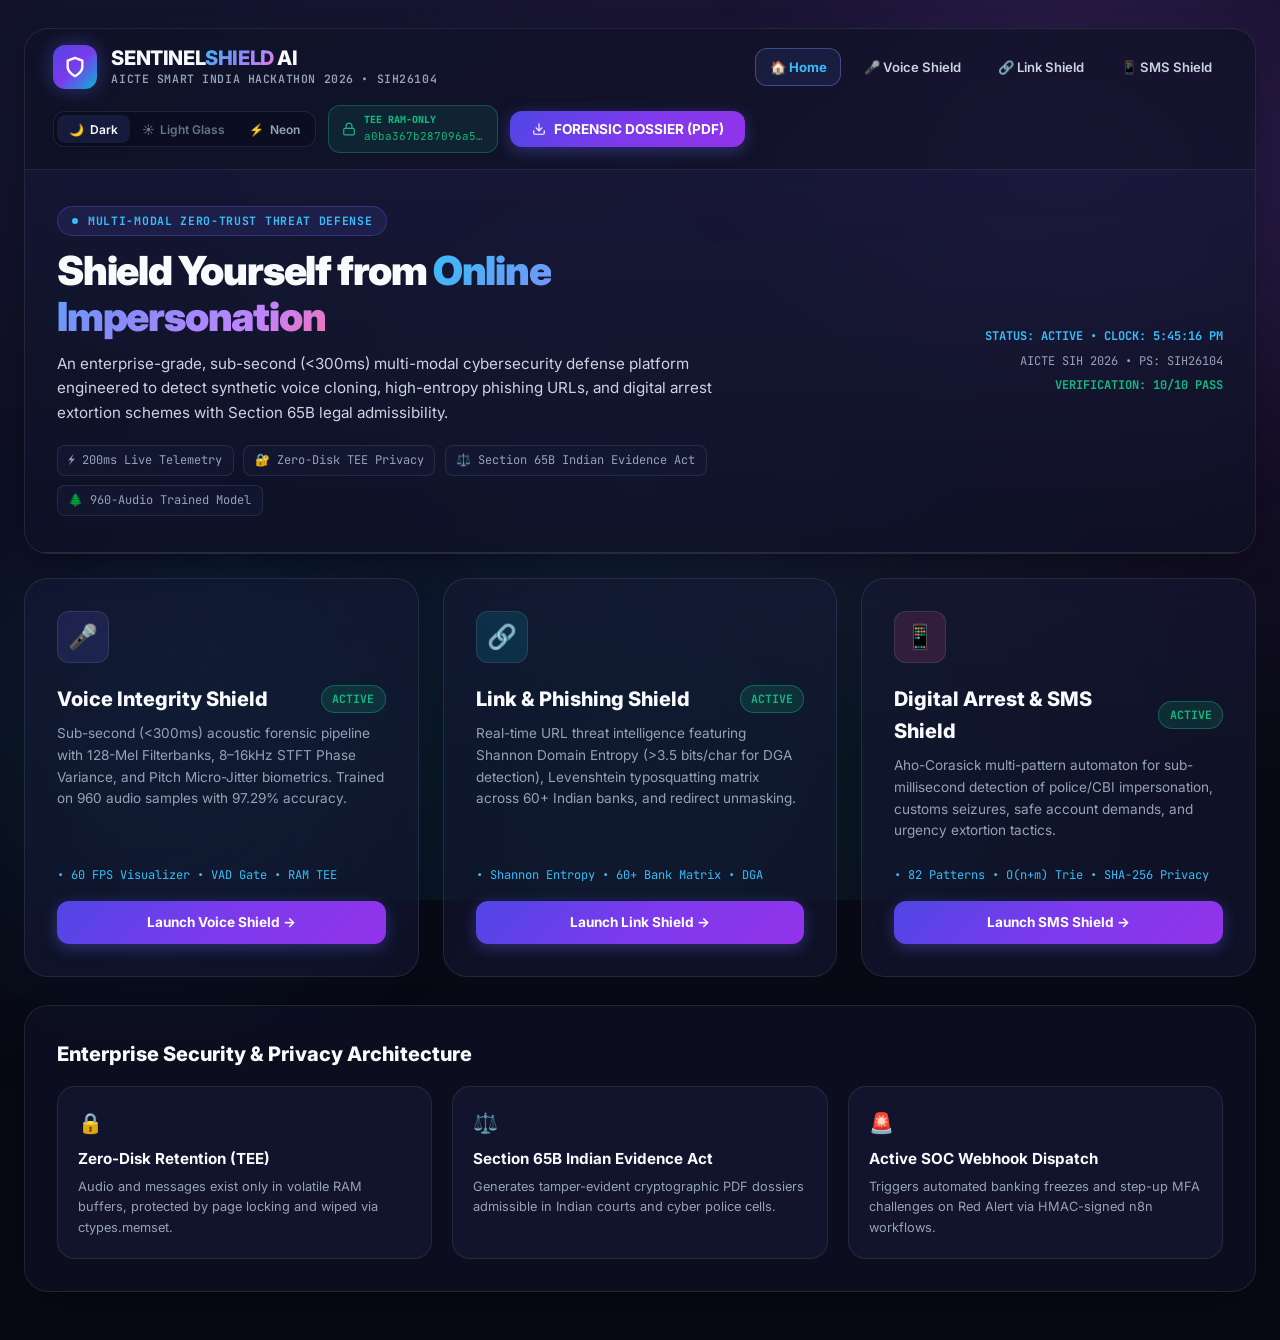
<file: frontend/index.html>
<!DOCTYPE html>
<html lang="en" data-theme="dark">
<head>
  <meta charset="UTF-8" />
  <meta name="viewport" content="width=device-width, initial-scale=1.0" />
  <title>SentinelShield AI — Multi-Modal Cyber Security Defense Platform</title>
  <meta name="description" content="Sub-Second Voice Deepfake, Phishing & Digital Arrest Defense Platform (SIH26104)" />
  
  <!-- Fonts -->
  <link rel="preconnect" href="https://fonts.googleapis.com" />
  <link rel="preconnect" href="https://fonts.gstatic.com" crossorigin />
  <link href="https://fonts.googleapis.com/css2?family=Inter:wght@400;500;600;700;800;900&family=JetBrains+Mono:wght@400;600;700;800&display=swap" rel="stylesheet" />
  
  <!-- PWA WebAPK Meta Tags -->
  <link rel="manifest" href="./manifest.json" />
  <meta name="theme-color" content="#080914" />
  <link rel="apple-touch-icon" href="./img/icon-192.png" />

  <!-- Service Worker Registration for PWABuilder -->
  <script>
    if ('serviceWorker' in navigator) {
      window.addEventListener('load', () => {
        navigator.serviceWorker.register('./sw.js', { scope: './' })
          .then((reg) => {
            reg.update();
            console.log('[SentinelShield] SW Registered & Updated! Scope:', reg.scope);
          })
          .catch((err) => console.log('[SentinelShield] SW Registration note:', err));
      });
    }
  </script>

  <!-- CSS -->
  <link rel="stylesheet" href="./css/style.css" />
</head>
<body>

  <!-- Ambient Lighting Spheres -->
  <div class="ambient-sphere sphere-1"></div>
  <div class="ambient-sphere sphere-2"></div>

  <div class="app-container">

    <!-- Top Cyber Operations Header & Global Navbar -->
    <header class="glass-panel" style="margin-bottom: 1.5rem;">
      <div class="header-top-bar">
        
        <!-- Brand & SIH Identity -->
        <a href="./index.html" style="text-decoration: none;" class="brand-section">
          <div class="brand-logo-badge">
            <svg width="22" height="22" viewBox="0 0 24 24" fill="none" stroke="currentColor" stroke-width="2.5" stroke-linecap="round" stroke-linejoin="round">
              <path d="M12 22s8-4 8-10V5l-8-3-8 3v7c0 6 8 10 8 10z"></path>
            </svg>
          </div>
          <div>
            <h1 class="brand-title">SENTINEL<span>SHIELD</span> AI</h1>
            <p class="brand-subtitle">AICTE SMART INDIA HACKATHON 2026 • SIH26104</p>
          </div>
        </a>

        <!-- Multi-Page Navigation Links -->
        <nav class="main-nav-links">
          <a href="./index.html" class="nav-link active">🏠 Home</a>
          <a href="./voice-shield.html" class="nav-link">🎤 Voice Shield</a>
          <a href="./link-shield.html" class="nav-link">🔗 Link Shield</a>
          <a href="./sms-shield.html" class="nav-link">📱 SMS Shield</a>
        </nav>

        <!-- Telemetry HUD & Actions -->
        <div class="header-actions">
          <!-- Install PWA App Button (shown on mobile) -->
          <button id="btnInstallApp" class="btn-primary" style="display: none; background: linear-gradient(135deg, #10b981 0%, #059669 100%);">
            <span>📱 Install App</span>
          </button>
          <!-- Theme Switcher -->
          <div class="theme-switch-group">
            <button class="theme-btn active" data-theme="dark" onclick="window.SentinelApp.applyTheme('dark')">
              🌙 <span>Dark</span>
            </button>
            <button class="theme-btn" data-theme="light" onclick="window.SentinelApp.applyTheme('light')">
              ☀️ <span>Light Glass</span>
            </button>
            <button class="theme-btn" data-theme="neon" onclick="window.SentinelApp.applyTheme('neon')">
              ⚡ <span>Neon</span>
            </button>
          </div>

          <!-- TEE RAM-Only Lock Badge -->
          <div class="hud-pill" style="border-color: rgba(16, 185, 129, 0.35); background: rgba(16, 185, 129, 0.1);">
            <svg width="14" height="14" viewBox="0 0 24 24" fill="none" stroke="#10b981" stroke-width="2" stroke-linecap="round" stroke-linejoin="round">
              <rect x="3" y="11" width="18" height="11" rx="2" ry="2"></rect>
              <path d="M7 11V7a5 5 0 0 1 10 0v4"></path>
            </svg>
            <div>
              <div style="font-size: 0.62rem; color: #10b981; font-weight: 800;">TEE RAM-ONLY</div>
              <div id="hudAttestationHash" style="font-size: 0.68rem; color: #10b981;">e4fff719...</div>
            </div>
          </div>

          <!-- 1-Click Forensic PDF Trigger -->
          <button id="btnOpenPdfModal" class="btn-primary">
            <svg width="14" height="14" viewBox="0 0 24 24" fill="none" stroke="currentColor" stroke-width="2" stroke-linecap="round" stroke-linejoin="round">
              <path d="M21 15v4a2 2 0 0 1-2 2H5a2 2 0 0 1-2-2v-4"></path>
              <polyline points="7 10 12 15 17 10"></polyline>
              <line x1="12" y1="15" x2="12" y2="3"></line>
            </svg>
            <span>FORENSIC DOSSIER (PDF)</span>
          </button>
        </div>

      </div>

      <!-- Hero Showcase Section (Corporate Cybersecurity SaaS Aesthetic) -->
      <div class="hero-banner">
        <div class="hero-text-col">
          <div class="hero-badge">
            <span style="display:inline-block; width:6px; height:6px; border-radius:50%; background:var(--accent-cyan); margin-right:4px;"></span>
            MULTI-MODAL ZERO-TRUST THREAT DEFENSE
          </div>
          <h2 class="hero-heading">
            Shield Yourself from <span class="hero-heading-gradient">Online Impersonation</span>
          </h2>
          <p class="hero-desc">
            An enterprise-grade, sub-second (<300ms) multi-modal cybersecurity defense platform engineered to detect synthetic voice cloning, high-entropy phishing URLs, and digital arrest extortion schemes with Section 65B legal admissibility.
          </p>
          <div class="hero-feature-tags">
            <span class="feature-tag">⚡ 200ms Live Telemetry</span>
            <span class="feature-tag">🔐 Zero-Disk TEE Privacy</span>
            <span class="feature-tag">⚖️ Section 65B Indian Evidence Act</span>
            <span class="feature-tag">🌲 960-Audio Trained Model</span>
          </div>
        </div>

        <div style="font-family: var(--font-mono); font-size: 0.75rem; color: var(--text-muted); text-align: right;">
          <div id="hudClockText" style="color: var(--accent-cyan); font-weight: 700;">STATUS: ACTIVE • 00:00:00</div>
          <div style="margin-top: 0.35rem;">AICTE SIH 2026 • PS: SIH26104</div>
          <div style="margin-top: 0.35rem; color: var(--accent-emerald); font-weight: 700;">VERIFICATION: 10/10 PASS</div>
        </div>
      </div>
    </header>

    <!-- ====================================================================
         Multi-Page Feature Modules Showcase Grid
         ==================================================================== -->
    <div class="modules-grid">
      
      <!-- Module 1: Voice Shield -->
      <div class="module-showcase-card">
        <div>
          <div class="module-icon-circle" style="background: rgba(99, 102, 241, 0.15); color: var(--accent-cyan);">
            🎤
          </div>
          <div style="display: flex; justify-content: space-between; align-items: center; margin-bottom: 0.5rem;">
            <h3 style="font-size: 1.25rem; font-weight: 800; color: var(--text-main);">Voice Integrity Shield</h3>
            <span class="badge badge-safe">ACTIVE</span>
          </div>
          <p style="font-size: 0.85rem; color: var(--text-muted); line-height: 1.6; margin-bottom: 1.5rem;">
            Sub-second (<300ms) acoustic forensic pipeline with 128-Mel Filterbanks, 8–16kHz STFT Phase Variance, and Pitch Micro-Jitter biometrics. Trained on 960 audio samples with 97.29% accuracy.
          </p>
        </div>
        <div>
          <div style="font-family: var(--font-mono); font-size: 0.75rem; color: var(--accent-cyan); margin-bottom: 1rem;">
            • 60 FPS Visualizer • VAD Gate • RAM TEE
          </div>
          <a href="./voice-shield.html" class="btn-primary" style="width: 100%; justify-content: center; text-decoration: none;">
            <span>Launch Voice Shield →</span>
          </a>
        </div>
      </div>

      <!-- Module 2: Link Shield -->
      <div class="module-showcase-card">
        <div>
          <div class="module-icon-circle" style="background: rgba(6, 182, 212, 0.15); color: var(--accent-cyan);">
            🔗
          </div>
          <div style="display: flex; justify-content: space-between; align-items: center; margin-bottom: 0.5rem;">
            <h3 style="font-size: 1.25rem; font-weight: 800; color: var(--text-main);">Link & Phishing Shield</h3>
            <span class="badge badge-safe">ACTIVE</span>
          </div>
          <p style="font-size: 0.85rem; color: var(--text-muted); line-height: 1.6; margin-bottom: 1.5rem;">
            Real-time URL threat intelligence featuring Shannon Domain Entropy (>3.5 bits/char for DGA detection), Levenshtein typosquatting matrix across 60+ Indian banks, and redirect unmasking.
          </p>
        </div>
        <div>
          <div style="font-family: var(--font-mono); font-size: 0.75rem; color: var(--accent-cyan); margin-bottom: 1rem;">
            • Shannon Entropy • 60+ Bank Matrix • DGA
          </div>
          <a href="./link-shield.html" class="btn-primary" style="width: 100%; justify-content: center; text-decoration: none;">
            <span>Launch Link Shield →</span>
          </a>
        </div>
      </div>

      <!-- Module 3: SMS Shield -->
      <div class="module-showcase-card">
        <div>
          <div class="module-icon-circle" style="background: rgba(236, 72, 153, 0.15); color: var(--accent-pink);">
            📱
          </div>
          <div style="display: flex; justify-content: space-between; align-items: center; margin-bottom: 0.5rem;">
            <h3 style="font-size: 1.25rem; font-weight: 800; color: var(--text-main);">Digital Arrest & SMS Shield</h3>
            <span class="badge badge-safe">ACTIVE</span>
          </div>
          <p style="font-size: 0.85rem; color: var(--text-muted); line-height: 1.6; margin-bottom: 1.5rem;">
            Aho-Corasick multi-pattern automaton for sub-millisecond detection of police/CBI impersonation, customs seizures, safe account demands, and urgency extortion tactics.
          </p>
        </div>
        <div>
          <div style="font-family: var(--font-mono); font-size: 0.75rem; color: var(--accent-cyan); margin-bottom: 1rem;">
            • 82 Patterns • O(n+m) Trie • SHA-256 Privacy
          </div>
          <a href="./sms-shield.html" class="btn-primary" style="width: 100%; justify-content: center; text-decoration: none;">
            <span>Launch SMS Shield →</span>
          </a>
        </div>
      </div>

    </div>

    <!-- ====================================================================
         Platform Trust & Architecture Pillars
         ==================================================================== -->
    <div class="glass-panel" style="margin-top: 1.75rem; padding: 2rem;">
      <h3 style="font-size: 1.25rem; font-weight: 800; color: var(--text-main); margin-bottom: 1rem;">
        Enterprise Security & Privacy Architecture
      </h3>
      <div style="display: grid; grid-template-columns: repeat(auto-fit, minmax(280px, 1fr)); gap: 1.25rem;">
        <div class="glass-card">
          <div style="font-size: 1.25rem; margin-bottom: 0.5rem;">🔒</div>
          <h4 style="font-size: 0.95rem; font-weight: 700; margin-bottom: 0.35rem; color: var(--text-main);">Zero-Disk Retention (TEE)</h4>
          <p style="font-size: 0.8rem; color: var(--text-muted);">Audio and messages exist only in volatile RAM buffers, protected by page locking and wiped via ctypes.memset.</p>
        </div>
        <div class="glass-card">
          <div style="font-size: 1.25rem; margin-bottom: 0.5rem;">⚖️</div>
          <h4 style="font-size: 0.95rem; font-weight: 700; margin-bottom: 0.35rem; color: var(--text-main);">Section 65B Indian Evidence Act</h4>
          <p style="font-size: 0.8rem; color: var(--text-muted);">Generates tamper-evident cryptographic PDF dossiers admissible in Indian courts and cyber police cells.</p>
        </div>
        <div class="glass-card">
          <div style="font-size: 1.25rem; margin-bottom: 0.5rem;">🚨</div>
          <h4 style="font-size: 0.95rem; font-weight: 700; margin-bottom: 0.35rem; color: var(--text-main);">Active SOC Webhook Dispatch</h4>
          <p style="font-size: 0.8rem; color: var(--text-muted);">Triggers automated banking freezes and step-up MFA challenges on Red Alert via HMAC-signed n8n workflows.</p>
        </div>
      </div>
    </div>

  </div>

  <!-- ====================================================================
       Forensic Evidence PDF Modal (Section 65B Admissibility)
       ==================================================================== -->
  <div id="pdfModalBackdrop" class="modal-backdrop">
    <div class="glass-panel modal-card">
      <div style="display: flex; justify-content: space-between; align-items: center; margin-bottom: 1.25rem;">
        <h3 style="font-size: 1.15rem; font-weight: 800; color: var(--text-main);">
          📄 Section 65B Forensic Evidence Dossier
        </h3>
        <button id="btnClosePdfModal" style="background: transparent; border: none; font-size: 1.25rem; color: var(--text-muted); cursor: pointer;">
          ✕
        </button>
      </div>

      <p style="font-size: 0.82rem; color: var(--text-muted); margin-bottom: 1.25rem;">
        Compiles an in-memory, tamper-evident cryptographic evidence dossier containing telemetry graphs, SHA-256 attestation chains, and a formal Section 65B Certificate of Admissibility under the Indian Evidence Act (BSA 2023).
      </p>

      <div class="glass-card" style="margin-bottom: 1.5rem;">
        <h4 style="font-family: var(--font-mono); font-size: 0.82rem; color: var(--accent-cyan); margin-bottom: 0.5rem;">
          Recorded Multi-Modal Telemetry:
        </h4>
        <div id="pdfEvidencePreviewBox"></div>
      </div>

      <button id="btnGeneratePdf" class="btn-primary" style="width: 100%; justify-content: center; padding: 0.85rem;">
        📄 GENERATE & DOWNLOAD LEGAL PDF
      </button>
    </div>
  </div>

  <!-- ====================================================================
       Mobile Bottom Navigation Bar (shown on screens ≤ 768px)
       ==================================================================== -->
  <nav class="mobile-bottom-nav" aria-label="Mobile navigation">
    <a href="./index.html" class="mobile-nav-item active">
      <span class="mnav-icon">🏠</span>
      <span>Home</span>
    </a>
    <a href="./voice-shield.html" class="mobile-nav-item">
      <span class="mnav-icon">🎤</span>
      <span>Voice</span>
    </a>
    <a href="./link-shield.html" class="mobile-nav-item">
      <span class="mnav-icon">🔗</span>
      <span>Links</span>
    </a>
    <a href="./sms-shield.html" class="mobile-nav-item">
      <span class="mnav-icon">📱</span>
      <span>SMS</span>
    </a>
    <button class="mobile-nav-item" onclick="document.getElementById('pdfModalBackdrop').classList.add('open')">
      <span class="mnav-icon">📄</span>
      <span>PDF</span>
    </button>
  </nav>

  <!-- Scripts with Cache Busting -->
  <script src="./js/app.js?v=5.0"></script>
  <script src="./js/forensic-pdf.js?v=5.0"></script>
</body>
</html>
</file>
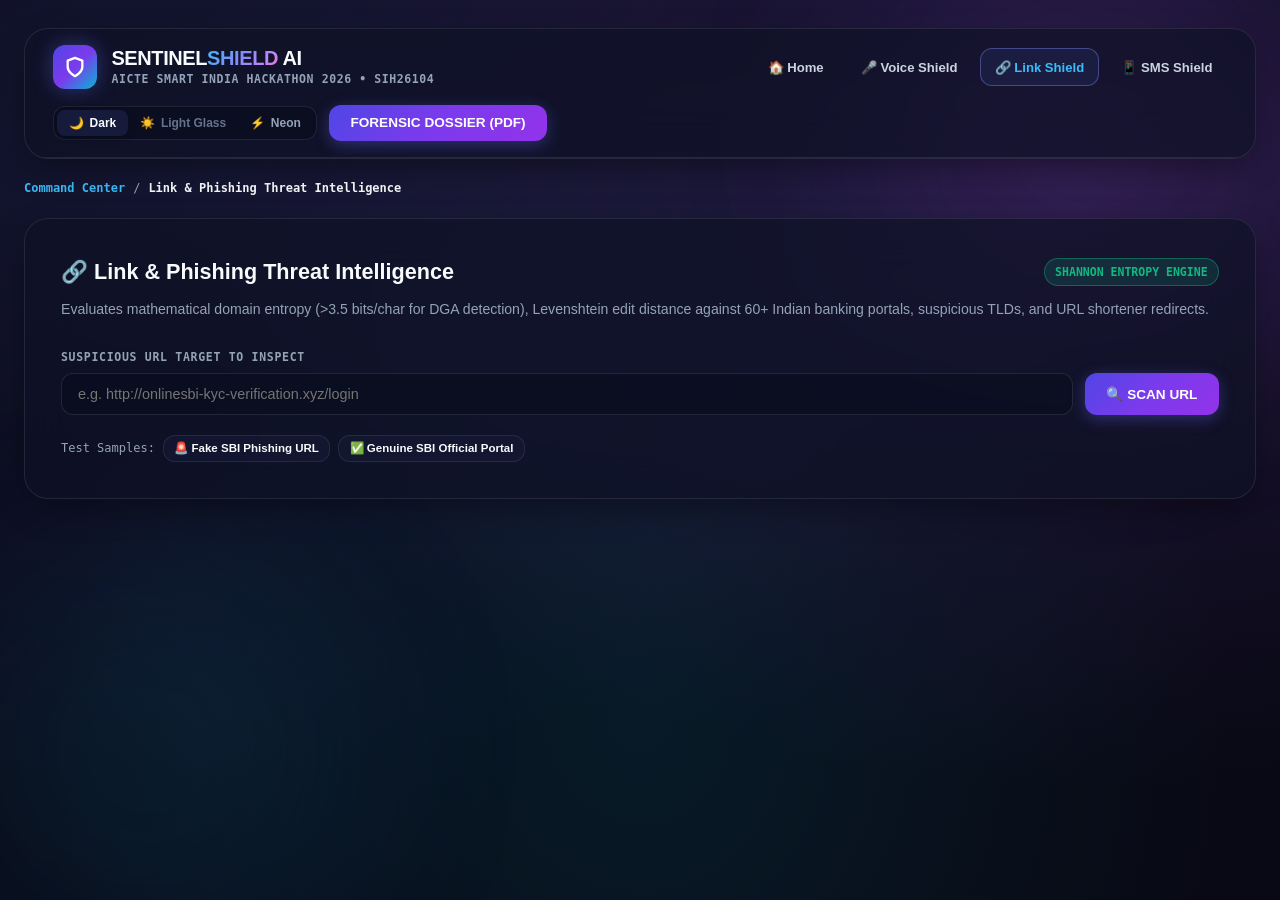
<file: frontend/link-shield.html>
<!DOCTYPE html>
<html lang="en" data-theme="dark">
<head>
  <meta charset="UTF-8" />
  <meta name="viewport" content="width=device-width, initial-scale=1.0" />
  <title>Link & Phishing Shield — DGA & Typosquatting Threat Scanner | SentinelShield AI</title>
  <meta name="description" content="Real-time URL threat intelligence, Shannon domain entropy calculation, and Levenshtein typosquatting detection." />
  
  <!-- Fonts -->
  <link rel="preconnect" href="https://fonts.googleapis.com" />
  <link rel="preconnect" href="https://fonts.gstatic.com" crossorigin />
  <!-- PWA WebAPK Meta Tags -->
  <link rel="manifest" href="./manifest.json" />
  <meta name="theme-color" content="#080914" />
  <link rel="apple-touch-icon" href="./img/icon-192.png" />

  <!-- Service Worker Registration for PWABuilder -->
  <script>
    if ('serviceWorker' in navigator) {
      window.addEventListener('load', () => {
        navigator.serviceWorker.register('./sw.js', { scope: './' })
          .then((reg) => console.log('[SentinelShield] SW Registered! Scope:', reg.scope))
          .catch((err) => console.log('[SentinelShield] SW Registration note:', err));
      });
    }
  </script>

  <!-- CSS -->
  <link rel="stylesheet" href="./css/style.css" />
</head>
<body>

  <!-- Ambient Lighting Spheres -->
  <div class="ambient-sphere sphere-1"></div>
  <div class="ambient-sphere sphere-2"></div>

  <div class="app-container">

    <!-- Top Navbar -->
    <header class="glass-panel" style="margin-bottom: 1.25rem;">
      <div class="header-top-bar">
        <a href="./index.html" style="text-decoration: none;" class="brand-section">
          <div class="brand-logo-badge">
            <svg width="22" height="22" viewBox="0 0 24 24" fill="none" stroke="currentColor" stroke-width="2.5" stroke-linecap="round" stroke-linejoin="round">
              <path d="M12 22s8-4 8-10V5l-8-3-8 3v7c0 6 8 10 8 10z"></path>
            </svg>
          </div>
          <div>
            <h1 class="brand-title">SENTINEL<span>SHIELD</span> AI</h1>
            <p class="brand-subtitle">AICTE SMART INDIA HACKATHON 2026 • SIH26104</p>
          </div>
        </a>

        <nav class="main-nav-links">
          <a href="./index.html" class="nav-link">🏠 Home</a>
          <a href="./voice-shield.html" class="nav-link">🎤 Voice Shield</a>
          <a href="./link-shield.html" class="nav-link active">🔗 Link Shield</a>
          <a href="./sms-shield.html" class="nav-link">📱 SMS Shield</a>
        </nav>

        <div class="header-actions">
          <div class="theme-switch-group">
            <button class="theme-btn active" data-theme="dark" onclick="window.SentinelApp.applyTheme('dark')">
              🌙 <span>Dark</span>
            </button>
            <button class="theme-btn" data-theme="light" onclick="window.SentinelApp.applyTheme('light')">
              ☀️ <span>Light Glass</span>
            </button>
            <button class="theme-btn" data-theme="neon" onclick="window.SentinelApp.applyTheme('neon')">
              ⚡ <span>Neon</span>
            </button>
          </div>

          <button id="btnOpenPdfModal" class="btn-primary">
            <span>FORENSIC DOSSIER (PDF)</span>
          </button>
        </div>
      </div>
    </header>

    <!-- Breadcrumb -->
    <div class="breadcrumb-bar">
      <a href="./index.html">Command Center</a>
      <span>/</span>
      <span style="color: var(--text-main); font-weight: 700;">Link & Phishing Threat Intelligence</span>
    </div>

    <!-- Main Link Shield Workstation -->
    <div class="glass-panel" style="padding: 2.25rem;">
      <div style="display: flex; justify-content: space-between; align-items: center; margin-bottom: 0.5rem;">
        <h3 style="font-size: 1.35rem; font-weight: 800; color: var(--text-main);">
          🔗 Link & Phishing Threat Intelligence
        </h3>
        <span class="badge badge-safe">SHANNON ENTROPY ENGINE</span>
      </div>
      <p style="font-size: 0.88rem; color: var(--text-muted); margin-bottom: 1.75rem;">
        Evaluates mathematical domain entropy (>3.5 bits/char for DGA detection), Levenshtein edit distance against 60+ Indian banking portals, suspicious TLDs, and URL shortener redirects.
      </p>

      <div class="form-group">
        <label class="form-label">SUSPICIOUS URL TARGET TO INSPECT</label>
        <div style="display: flex; gap: 0.75rem;">
          <input type="text" id="urlScanInput" class="form-input" placeholder="e.g. http://onlinesbi-kyc-verification.xyz/login" />
          <button id="btnScanUrl" class="btn-primary" style="white-space: nowrap;">
            🔍 SCAN URL
          </button>
        </div>
      </div>

      <!-- Quick Test Presets -->
      <div style="display: flex; gap: 0.5rem; flex-wrap: wrap; margin-top: 0.75rem;">
        <span style="font-family: var(--font-mono); font-size: 0.75rem; color: var(--text-muted); align-self: center;">Test Samples:</span>
        <button class="btn-secondary" style="font-size: 0.72rem; padding: 0.35rem 0.65rem;" onclick="document.getElementById('urlScanInput').value='http://onlinesbi-kyc-verification.xyz/login'; window.LinkShield.scanUrl('http://onlinesbi-kyc-verification.xyz/login');">
          🚨 Fake SBI Phishing URL
        </button>
        <button class="btn-secondary" style="font-size: 0.72rem; padding: 0.35rem 0.65rem;" onclick="document.getElementById('urlScanInput').value='https://onlinesbi.sbi'; window.LinkShield.scanUrl('https://onlinesbi.sbi');">
          ✅ Genuine SBI Official Portal
        </button>
      </div>

      <!-- Dynamic Results Container -->
      <div id="urlResultsContainer" style="display: none;"></div>
    </div>

  </div>

  <!-- Forensic PDF Modal -->
  <div id="pdfModalBackdrop" class="modal-backdrop">
    <div class="glass-panel modal-card">
      <div style="display: flex; justify-content: space-between; align-items: center; margin-bottom: 1.25rem;">
        <h3 style="font-size: 1.15rem; font-weight: 800; color: var(--text-main);">
          📄 Section 65B Forensic Evidence Dossier
        </h3>
        <button id="btnClosePdfModal" style="background: transparent; border: none; font-size: 1.25rem; color: var(--text-muted); cursor: pointer;">
          ✕
        </button>
      </div>

      <p style="font-size: 0.82rem; color: var(--text-muted); margin-bottom: 1.25rem;">
        Compiles an in-memory, tamper-evident cryptographic evidence dossier containing telemetry graphs, SHA-256 attestation chains, and a formal Section 65B Certificate of Admissibility.
      </p>

      <div class="glass-card" style="margin-bottom: 1.5rem;">
        <h4 style="font-family: var(--font-mono); font-size: 0.82rem; color: var(--accent-cyan); margin-bottom: 0.5rem;">
          Recorded Multi-Modal Telemetry:
        </h4>
        <div id="pdfEvidencePreviewBox"></div>
      </div>

      <button id="btnGeneratePdf" class="btn-primary" style="width: 100%; justify-content: center; padding: 0.85rem;">
        📄 GENERATE & DOWNLOAD LEGAL PDF
      </button>
    </div>
  </div>

  <!-- Mobile Bottom Navigation Bar -->
  <nav class="mobile-bottom-nav" aria-label="Mobile navigation">
    <a href="./index.html" class="mobile-nav-item">
      <span class="mnav-icon">🏠</span>
      <span>Home</span>
    </a>
    <a href="./voice-shield.html" class="mobile-nav-item">
      <span class="mnav-icon">🎤</span>
      <span>Voice</span>
    </a>
    <a href="./link-shield.html" class="mobile-nav-item active">
      <span class="mnav-icon">🔗</span>
      <span>Links</span>
    </a>
    <a href="./sms-shield.html" class="mobile-nav-item">
      <span class="mnav-icon">📱</span>
      <span>SMS</span>
    </a>
    <button class="mobile-nav-item" onclick="document.getElementById('pdfModalBackdrop').classList.add('open')">
      <span class="mnav-icon">📄</span>
      <span>PDF</span>
    </button>
  </nav>

  <!-- Scripts with Cache Busting -->
  <script src="./js/app.js?v=5.0"></script>
  <script src="./js/link-shield.js?v=5.0"></script>
  <script src="./js/forensic-pdf.js?v=5.0"></script>
</body>
</html>
</file>
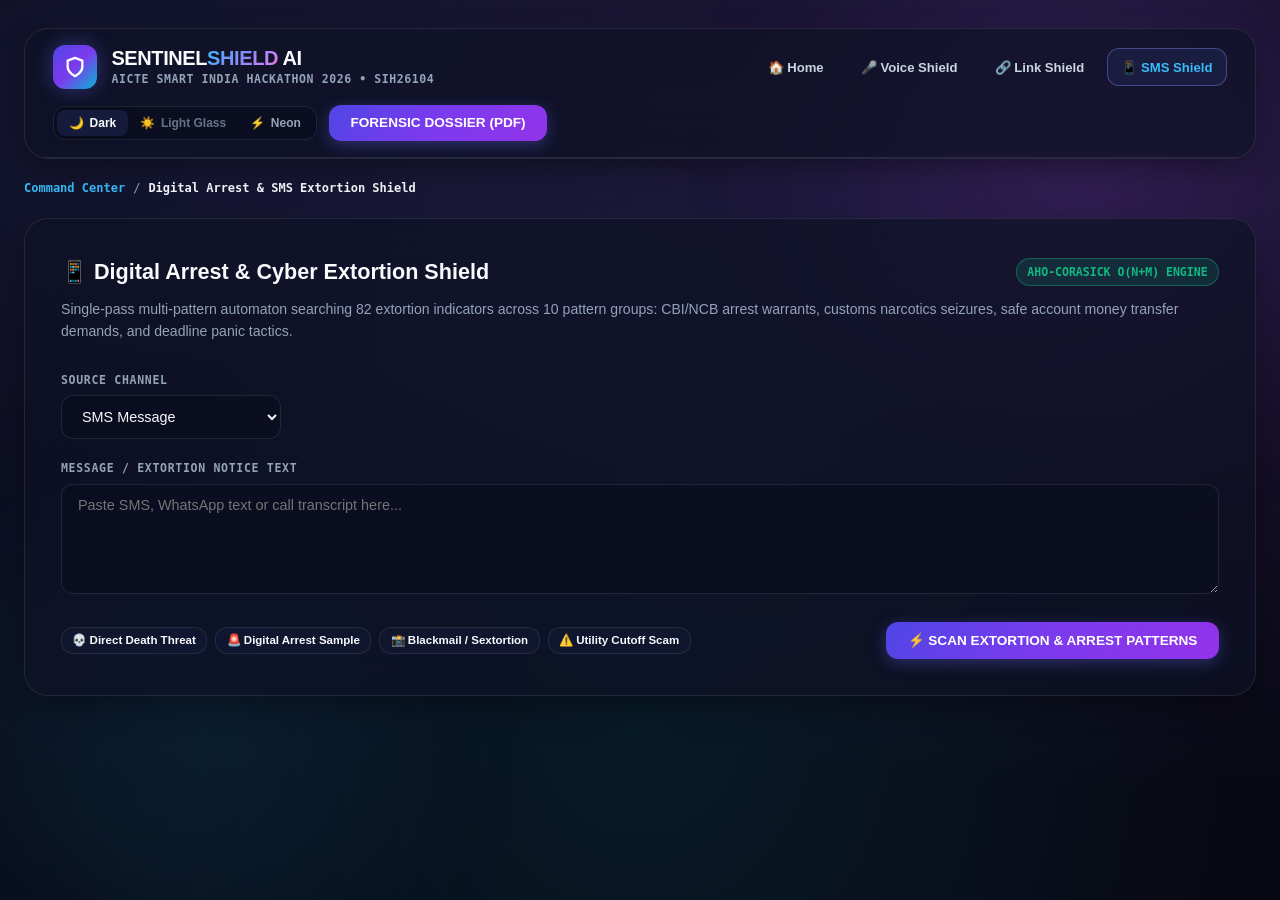
<file: frontend/sms-shield.html>
<!DOCTYPE html>
<html lang="en" data-theme="dark">
<head>
  <meta charset="UTF-8" />
  <meta name="viewport" content="width=device-width, initial-scale=1.0" />
  <title>Digital Arrest & SMS Extortion Shield — Aho-Corasick Multi-Pattern Automaton | SentinelShield AI</title>
  <meta name="description" content="Aho-Corasick multi-pattern automaton for sub-millisecond detection of police/CBI impersonation, customs seizures, and digital arrest threats." />
  
  <!-- Fonts -->
  <link rel="preconnect" href="https://fonts.googleapis.com" />
  <link rel="preconnect" href="https://fonts.gstatic.com" crossorigin />
  <!-- PWA WebAPK Meta Tags -->
  <link rel="manifest" href="./manifest.json" />
  <meta name="theme-color" content="#080914" />
  <link rel="apple-touch-icon" href="./img/icon-192.png" />

  <!-- Service Worker Registration for PWABuilder -->
  <script>
    if ('serviceWorker' in navigator) {
      window.addEventListener('load', () => {
        navigator.serviceWorker.register('./sw.js', { scope: './' })
          .then((reg) => {
            reg.update();
            console.log('[SentinelShield] SW Registered & Updated! Scope:', reg.scope);
          })
          .catch((err) => console.log('[SentinelShield] SW Registration note:', err));
      });
    }
  </script>

  <!-- CSS -->
  <link rel="stylesheet" href="./css/style.css" />
</head>
<body>

  <!-- Ambient Lighting Spheres -->
  <div class="ambient-sphere sphere-1"></div>
  <div class="ambient-sphere sphere-2"></div>

  <div class="app-container">

    <!-- Top Navbar -->
    <header class="glass-panel" style="margin-bottom: 1.25rem;">
      <div class="header-top-bar">
        <a href="./index.html" style="text-decoration: none;" class="brand-section">
          <div class="brand-logo-badge">
            <svg width="22" height="22" viewBox="0 0 24 24" fill="none" stroke="currentColor" stroke-width="2.5" stroke-linecap="round" stroke-linejoin="round">
              <path d="M12 22s8-4 8-10V5l-8-3-8 3v7c0 6 8 10 8 10z"></path>
            </svg>
          </div>
          <div>
            <h1 class="brand-title">SENTINEL<span>SHIELD</span> AI</h1>
            <p class="brand-subtitle">AICTE SMART INDIA HACKATHON 2026 • SIH26104</p>
          </div>
        </a>

        <nav class="main-nav-links">
          <a href="./index.html" class="nav-link">🏠 Home</a>
          <a href="./voice-shield.html" class="nav-link">🎤 Voice Shield</a>
          <a href="./link-shield.html" class="nav-link">🔗 Link Shield</a>
          <a href="./sms-shield.html" class="nav-link active">📱 SMS Shield</a>
        </nav>

        <div class="header-actions">
          <div class="theme-switch-group">
            <button class="theme-btn active" data-theme="dark" onclick="window.SentinelApp.applyTheme('dark')">
              🌙 <span>Dark</span>
            </button>
            <button class="theme-btn" data-theme="light" onclick="window.SentinelApp.applyTheme('light')">
              ☀️ <span>Light Glass</span>
            </button>
            <button class="theme-btn" data-theme="neon" onclick="window.SentinelApp.applyTheme('neon')">
              ⚡ <span>Neon</span>
            </button>
          </div>

          <button id="btnOpenPdfModal" class="btn-primary">
            <span>FORENSIC DOSSIER (PDF)</span>
          </button>
        </div>
      </div>
    </header>

    <!-- Breadcrumb -->
    <div class="breadcrumb-bar">
      <a href="./index.html">Command Center</a>
      <span>/</span>
      <span style="color: var(--text-main); font-weight: 700;">Digital Arrest & SMS Extortion Shield</span>
    </div>

    <!-- Main SMS Shield Workstation -->
    <div class="glass-panel" style="padding: 2.25rem;">
      <div style="display: flex; justify-content: space-between; align-items: center; margin-bottom: 0.5rem;">
        <h3 style="font-size: 1.35rem; font-weight: 800; color: var(--text-main);">
          📱 Digital Arrest & Cyber Extortion Shield
        </h3>
        <span class="badge badge-safe">AHO-CORASICK O(N+M) ENGINE</span>
      </div>
      <p style="font-size: 0.88rem; color: var(--text-muted); margin-bottom: 1.75rem;">
        Single-pass multi-pattern automaton searching 82 extortion indicators across 10 pattern groups: CBI/NCB arrest warrants, customs narcotics seizures, safe account money transfer demands, and deadline panic tactics.
      </p>

      <div class="form-group">
        <label class="form-label">SOURCE CHANNEL</label>
        <select id="messageChannelSelect" class="form-input" style="width: 220px;">
          <option value="sms">SMS Message</option>
          <option value="whatsapp">WhatsApp Message</option>
          <option value="call_transcript">Voice Call Transcript</option>
          <option value="email">Email Body</option>
        </select>
      </div>

      <div class="form-group">
        <label class="form-label">MESSAGE / EXTORTION NOTICE TEXT</label>
        <textarea id="messageScanInput" class="form-textarea" placeholder="Paste SMS, WhatsApp text or call transcript here..."></textarea>
      </div>

      <div style="display: flex; justify-content: space-between; align-items: center; flex-wrap: wrap; gap: 0.75rem;">
        <!-- Quick Presets -->
        <div style="display: flex; gap: 0.5rem; flex-wrap: wrap;">
          <button class="btn-secondary sample-threat-btn" style="font-size: 0.72rem; padding: 0.35rem 0.65rem;" data-sample-text="i will kill you" onclick="window.SmsShield.fillAndScan(this.dataset.sampleText)">
            💀 Direct Death Threat
          </button>
          <button class="btn-secondary sample-threat-btn" style="font-size: 0.72rem; padding: 0.35rem 0.65rem;" data-sample-text="CBI arrest warrant issued against you for illegal narcotics package seized by customs. Transfer settlement fine to RBI safe account within 2 hours or police will arrive." onclick="window.SmsShield.fillAndScan(this.dataset.sampleText)">
            🚨 Digital Arrest Sample
          </button>
          <button class="btn-secondary sample-threat-btn" style="font-size: 0.72rem; padding: 0.35rem 0.65rem;" data-sample-text="We recorded your private video via webcam. Pay 50000 Rs immediately or we will leak your video to all your family and contacts." onclick="window.SmsShield.fillAndScan(this.dataset.sampleText)">
            📸 Blackmail / Sextortion
          </button>
          <button class="btn-secondary sample-threat-btn" style="font-size: 0.72rem; padding: 0.35rem 0.65rem;" data-sample-text="Dear Customer, your electricity bill is unpaid. Power will be disconnected tonight. Update immediately." onclick="window.SmsShield.fillAndScan(this.dataset.sampleText)">
            ⚠️ Utility Cutoff Scam
          </button>
        </div>

        <button id="btnScanMessage" class="btn-primary" onclick="window.SmsShield.scanCurrentInput()">
          ⚡ SCAN EXTORTION & ARREST PATTERNS
        </button>
      </div>

      <!-- Results Container -->
      <div id="messageResultsContainer" style="display: none;"></div>
    </div>

  </div>

  <!-- Forensic PDF Modal -->
  <div id="pdfModalBackdrop" class="modal-backdrop">
    <div class="glass-panel modal-card">
      <div style="display: flex; justify-content: space-between; align-items: center; margin-bottom: 1.25rem;">
        <h3 style="font-size: 1.15rem; font-weight: 800; color: var(--text-main);">
          📄 Section 65B Forensic Evidence Dossier
        </h3>
        <button id="btnClosePdfModal" style="background: transparent; border: none; font-size: 1.25rem; color: var(--text-muted); cursor: pointer;">
          ✕
        </button>
      </div>

      <p style="font-size: 0.82rem; color: var(--text-muted); margin-bottom: 1.25rem;">
        Compiles an in-memory, tamper-evident cryptographic evidence dossier containing telemetry graphs, SHA-256 attestation chains, and a formal Section 65B Certificate of Admissibility.
      </p>

      <div class="glass-card" style="margin-bottom: 1.5rem;">
        <h4 style="font-family: var(--font-mono); font-size: 0.82rem; color: var(--accent-cyan); margin-bottom: 0.5rem;">
          Recorded Multi-Modal Telemetry:
        </h4>
        <div id="pdfEvidencePreviewBox"></div>
      </div>

      <button id="btnGeneratePdf" class="btn-primary" style="width: 100%; justify-content: center; padding: 0.85rem;">
        📄 GENERATE & DOWNLOAD LEGAL PDF
      </button>
    </div>
  </div>

  <!-- Mobile Bottom Navigation Bar -->
  <nav class="mobile-bottom-nav" aria-label="Mobile navigation">
    <a href="./index.html" class="mobile-nav-item">
      <span class="mnav-icon">🏠</span>
      <span>Home</span>
    </a>
    <a href="./voice-shield.html" class="mobile-nav-item">
      <span class="mnav-icon">🎤</span>
      <span>Voice</span>
    </a>
    <a href="./link-shield.html" class="mobile-nav-item">
      <span class="mnav-icon">🔗</span>
      <span>Links</span>
    </a>
    <a href="./sms-shield.html" class="mobile-nav-item active">
      <span class="mnav-icon">📱</span>
      <span>SMS</span>
    </a>
    <button class="mobile-nav-item" onclick="document.getElementById('pdfModalBackdrop').classList.add('open')">
      <span class="mnav-icon">📄</span>
      <span>PDF</span>
    </button>
  </nav>

  <!-- Scripts with Cache Busting -->
  <script src="./js/app.js?v=5.0"></script>
  <script src="./js/sms-shield.js?v=5.0"></script>
  <script src="./js/forensic-pdf.js?v=5.0"></script>
</body>
</html>
</file>
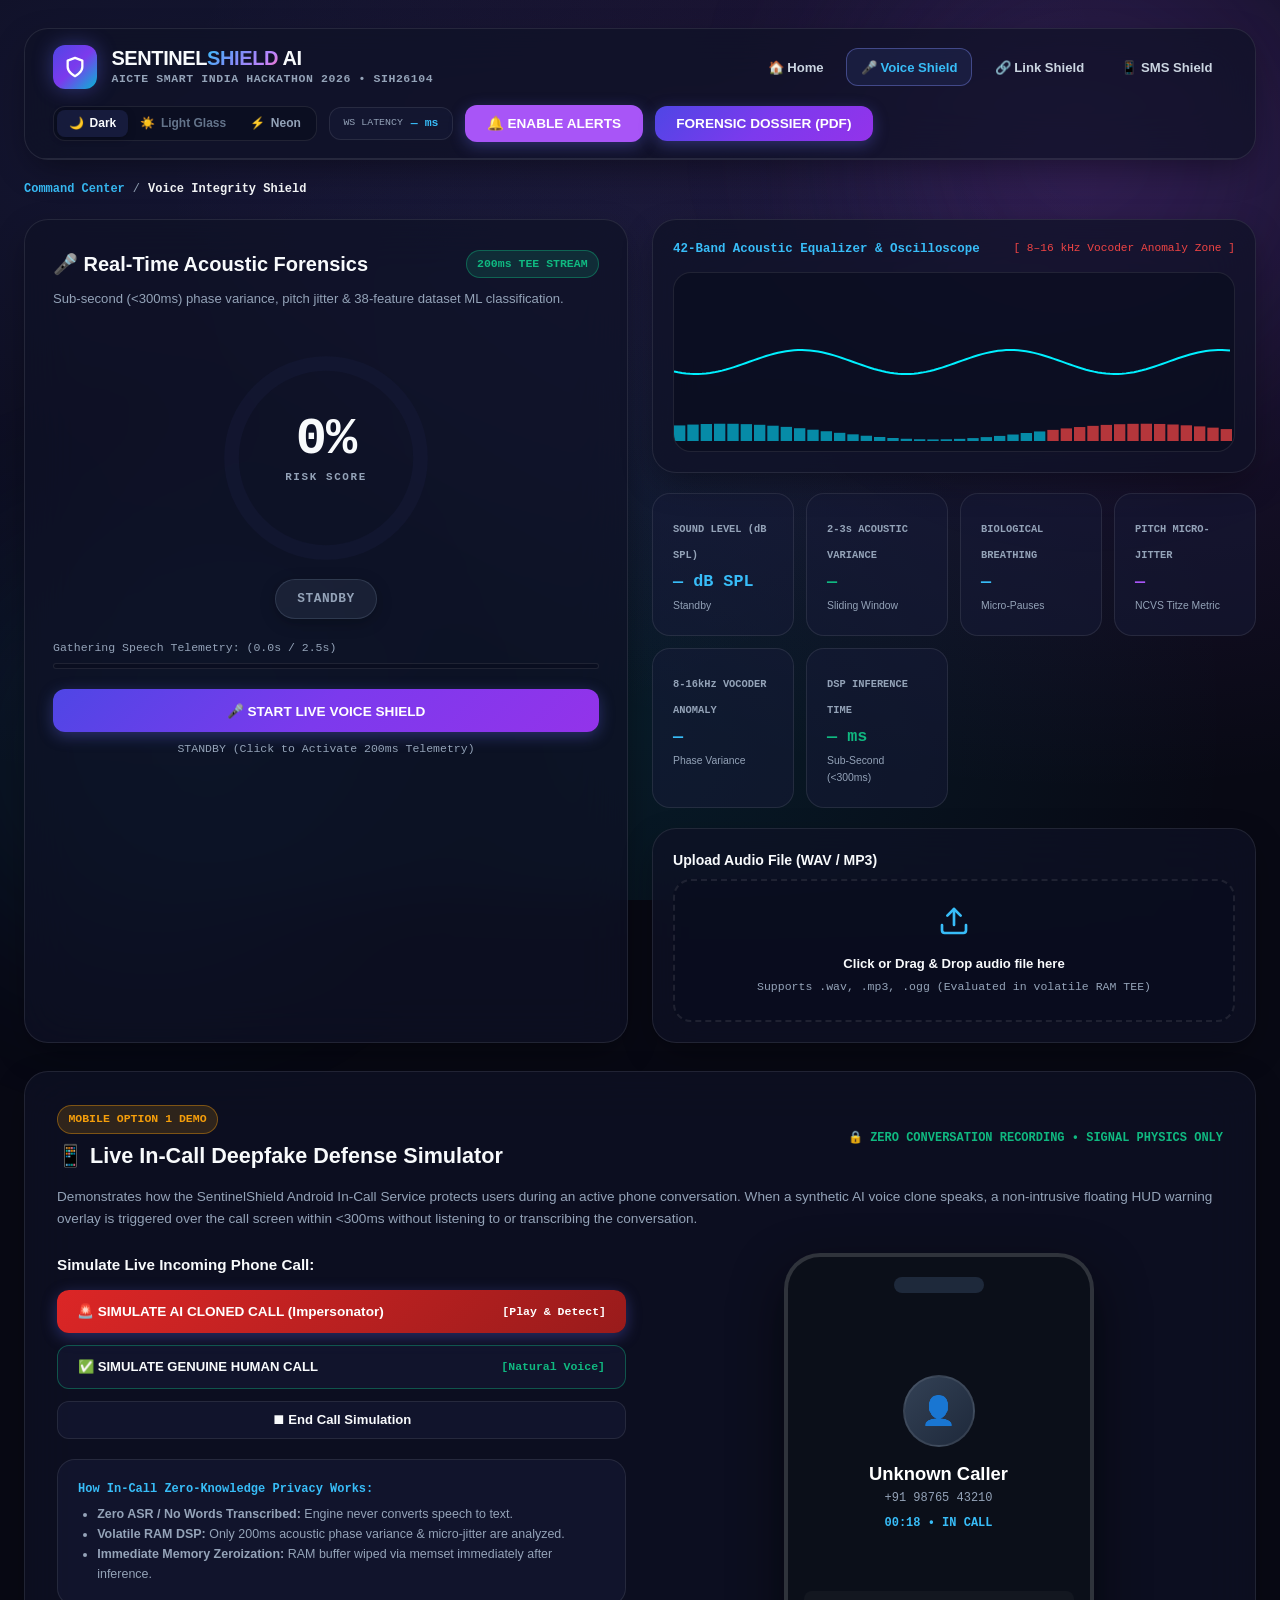
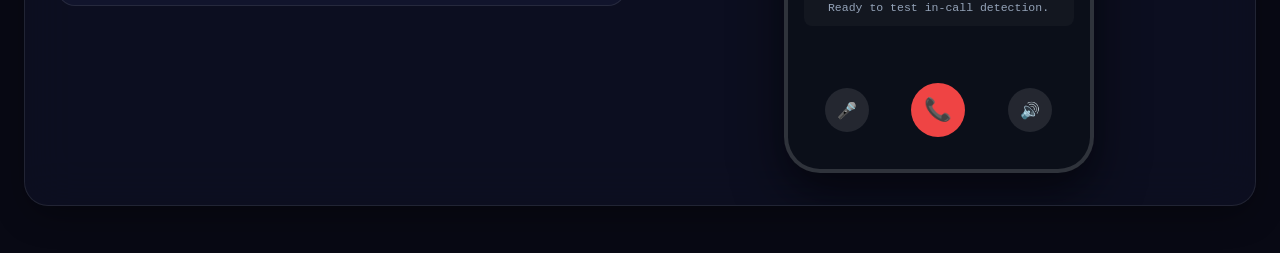
<file: frontend/voice-shield.html>
<!DOCTYPE html>
<html lang="en" data-theme="dark">
<head>
  <meta charset="UTF-8" />
  <meta name="viewport" content="width=device-width, initial-scale=1.0" />
  <title>Voice Integrity Shield — Acoustic Deepfake Forensics | SentinelShield AI</title>
  <meta name="description" content="Sub-second (<300ms) acoustic voice deepfake forensics and biometric analysis." />
  
  <!-- Fonts -->
  <link rel="preconnect" href="https://fonts.googleapis.com" />
  <link rel="preconnect" href="https://fonts.gstatic.com" crossorigin />
  <!-- PWA WebAPK Meta Tags -->
  <link rel="manifest" href="./manifest.json" />
  <meta name="theme-color" content="#080914" />
  <link rel="apple-touch-icon" href="./img/icon-192.png" />

  <!-- Service Worker Registration for PWABuilder -->
  <script>
    if ('serviceWorker' in navigator) {
      window.addEventListener('load', () => {
        navigator.serviceWorker.register('./sw.js', { scope: './' })
          .then((reg) => console.log('[SentinelShield] SW Registered! Scope:', reg.scope))
          .catch((err) => console.log('[SentinelShield] SW Registration note:', err));
      });
    }
  </script>

  <!-- CSS -->
  <link rel="stylesheet" href="./css/style.css" />
</head>
<body>

  <!-- Ambient Lighting Spheres -->
  <div class="ambient-sphere sphere-1"></div>
  <div class="ambient-sphere sphere-2"></div>

  <div class="app-container">

    <!-- Top Navbar -->
    <header class="glass-panel" style="margin-bottom: 1.25rem;">
      <div class="header-top-bar">
        <a href="./index.html" style="text-decoration: none;" class="brand-section">
          <div class="brand-logo-badge">
            <svg width="22" height="22" viewBox="0 0 24 24" fill="none" stroke="currentColor" stroke-width="2.5" stroke-linecap="round" stroke-linejoin="round">
              <path d="M12 22s8-4 8-10V5l-8-3-8 3v7c0 6 8 10 8 10z"></path>
            </svg>
          </div>
          <div>
            <h1 class="brand-title">SENTINEL<span>SHIELD</span> AI</h1>
            <p class="brand-subtitle">AICTE SMART INDIA HACKATHON 2026 • SIH26104</p>
          </div>
        </a>

        <nav class="main-nav-links">
          <a href="./index.html" class="nav-link">🏠 Home</a>
          <a href="./voice-shield.html" class="nav-link active">🎤 Voice Shield</a>
          <a href="./link-shield.html" class="nav-link">🔗 Link Shield</a>
          <a href="./sms-shield.html" class="nav-link">📱 SMS Shield</a>
        </nav>

        <div class="header-actions">
          <div class="theme-switch-group">
            <button class="theme-btn active" data-theme="dark" onclick="window.SentinelApp.applyTheme('dark')">
              🌙 <span>Dark</span>
            </button>
            <button class="theme-btn" data-theme="light" onclick="window.SentinelApp.applyTheme('light')">
              ☀️ <span>Light Glass</span>
            </button>
            <button class="theme-btn" data-theme="neon" onclick="window.SentinelApp.applyTheme('neon')">
              ⚡ <span>Neon</span>
            </button>
          </div>

          <div class="hud-pill">
            <div style="font-size: 0.62rem; color: var(--text-muted);">WS LATENCY</div>
            <div id="hudLatencyVal" style="font-weight: 800; font-size: 0.72rem; color: var(--accent-cyan);">— ms</div>
          </div>

          <button id="btnEnableNotifications" class="btn-primary" style="background: var(--accent-purple); display: none;" onclick="window.SentinelApp.requestNotificationPermission()">
            <span>🔔 ENABLE ALERTS</span>
          </button>

          <button id="btnOpenPdfModal" class="btn-primary">
            <span>FORENSIC DOSSIER (PDF)</span>
          </button>
        </div>
      </div>
    </header>

    <!-- Breadcrumb -->
    <div class="breadcrumb-bar">
      <a href="./index.html">Command Center</a>
      <span>/</span>
      <span style="color: var(--text-main); font-weight: 700;">Voice Integrity Shield</span>
    </div>

    <!-- Main Voice Forensics Workstation -->
    <div class="voice-grid">
      
      <!-- Left Column: Radial Risk Gauge & Mic Controls -->
      <div class="glass-panel" style="padding: 1.75rem;">
        <div style="display: flex; justify-content: space-between; align-items: center; margin-bottom: 0.5rem;">
          <h3 style="font-size: 1.25rem; font-weight: 800; color: var(--text-main);">
            🎤 Real-Time Acoustic Forensics
          </h3>
          <span class="badge badge-safe">200ms TEE STREAM</span>
        </div>
        <p style="font-size: 0.82rem; color: var(--text-muted); margin-bottom: 1.25rem;">
          Sub-second (<300ms) phase variance, pitch jitter & 38-feature dataset ML classification.
        </p>

        <!-- Circular SVG Radial Risk Gauge -->
        <div class="gauge-wrapper">
          <svg class="gauge-svg" viewBox="0 0 200 200">
            <circle class="gauge-bg-circle" cx="100" cy="100" r="90"></circle>
            <circle id="gaugeProgressCircle" class="gauge-progress-circle" cx="100" cy="100" r="90"></circle>
          </svg>
          <div class="gauge-content">
            <div id="gaugePctText" class="gauge-pct">0%</div>
            <div class="gauge-sublabel">RISK SCORE</div>
          </div>
        </div>

        <!-- Prominent Glowing Verdict Status Pill -->
        <div style="display: flex; justify-content: center; margin-top: 0.5rem; margin-bottom: 1.25rem;">
          <div id="gaugeLabelText" class="verdict-pill verdict-standby">
            STANDBY
          </div>
        </div>

        <!-- Speech Accumulation Progress Bar -->
        <div style="margin-bottom: 1.25rem;">
          <div id="speechSecsText" style="display: flex; justify-content: space-between; font-family: var(--font-mono); font-size: 0.72rem; color: var(--text-muted); margin-bottom: 0.35rem;">
            Gathering Speech Telemetry: (0.0s / 2.5s)
          </div>
          <div style="height: 6px; background: var(--input-bg); border-radius: 4px; overflow: hidden; border: 1px solid var(--glass-border);">
            <div id="speechProgressBar" style="width: 0%; height: 100%; background: linear-gradient(90deg, var(--accent-purple), var(--accent-cyan)); transition: width 0.3s ease;"></div>
          </div>
        </div>

        <!-- Mic Toggle Button -->
        <button id="btnToggleMic" class="btn-primary" style="width: 100%; justify-content: center; padding: 0.85rem;">
          <span>🎤 START LIVE VOICE SHIELD</span>
        </button>
        <p id="micStatusText" style="text-align: center; font-family: var(--font-mono); font-size: 0.72rem; color: var(--text-muted); margin-top: 0.5rem;">
          STANDBY (Click to Activate 200ms Telemetry)
        </p>
      </div>

      <!-- Right Column: 60 FPS Visualizer, Telemetry Cards & File Upload -->
      <div style="display: flex; flex-direction: column; gap: 1.25rem;">
        
        <!-- Canvas Audio Spectrogram -->
        <div class="glass-panel" style="padding: 1.25rem;">
          <div style="display: flex; justify-content: space-between; margin-bottom: 0.75rem; font-family: var(--font-mono); font-size: 0.78rem;">
            <span style="color: var(--accent-cyan); font-weight: 700;">42-Band Acoustic Equalizer & Oscilloscope</span>
            <span style="color: var(--accent-crimson); font-size: 0.7rem;">[ 8–16 kHz Vocoder Anomaly Zone ]</span>
          </div>
          <div class="canvas-wrapper">
            <canvas id="visualizerCanvas"></canvas>
          </div>
        </div>

        <!-- Telemetry Grid Metrics (6-Card Scientific Array) -->
        <div style="display: grid; grid-template-columns: repeat(auto-fit, minmax(140px, 1fr)); gap: 0.75rem;">
          <div class="glass-card">
            <span style="font-family: var(--font-mono); font-size: 0.65rem; color: var(--text-muted); font-weight: 700;">SOUND LEVEL (dB SPL)</span>
            <div id="valDecibel" style="font-family: var(--font-mono); font-size: 1.05rem; font-weight: 800; color: var(--accent-cyan); margin-top: 0.25rem;">— dB SPL</div>
            <div id="lblDecibelCategory" style="font-size: 0.65rem; color: var(--text-muted); margin-top: 0.15rem;">Standby</div>
          </div>
          <div class="glass-card">
            <span style="font-family: var(--font-mono); font-size: 0.65rem; color: var(--text-muted); font-weight: 700;">2-3s ACOUSTIC VARIANCE</span>
            <div id="valVariance" style="font-family: var(--font-mono); font-size: 1.05rem; font-weight: 800; color: var(--accent-emerald); margin-top: 0.25rem;">—</div>
            <div id="lblVarianceCategory" style="font-size: 0.65rem; color: var(--text-muted); margin-top: 0.15rem;">Sliding Window</div>
          </div>
          <div class="glass-card">
            <span style="font-family: var(--font-mono); font-size: 0.65rem; color: var(--text-muted); font-weight: 700;">BIOLOGICAL BREATHING</span>
            <div id="valBreathing" style="font-family: var(--font-mono); font-size: 1.05rem; font-weight: 800; color: var(--accent-cyan); margin-top: 0.25rem;">—</div>
            <div id="lblBreathingCategory" style="font-size: 0.65rem; color: var(--text-muted); margin-top: 0.15rem;">Micro-Pauses</div>
          </div>
          <div class="glass-card">
            <span style="font-family: var(--font-mono); font-size: 0.65rem; color: var(--text-muted); font-weight: 700;">PITCH MICRO-JITTER</span>
            <div id="valJitter" style="font-family: var(--font-mono); font-size: 1.05rem; font-weight: 800; color: var(--accent-purple); margin-top: 0.25rem;">—</div>
            <div id="lblJitterCategory" style="font-size: 0.65rem; color: var(--text-muted); margin-top: 0.15rem;">NCVS Titze Metric</div>
          </div>
          <div class="glass-card">
            <span style="font-family: var(--font-mono); font-size: 0.65rem; color: var(--text-muted); font-weight: 700;">8-16kHz VOCODER ANOMALY</span>
            <div id="valPhase" style="font-family: var(--font-mono); font-size: 1.05rem; font-weight: 800; color: var(--accent-cyan); margin-top: 0.25rem;">—</div>
            <div id="lblPhaseCategory" style="font-size: 0.65rem; color: var(--text-muted); margin-top: 0.15rem;">Phase Variance</div>
          </div>
          <div class="glass-card">
            <span style="font-family: var(--font-mono); font-size: 0.65rem; color: var(--text-muted); font-weight: 700;">DSP INFERENCE TIME</span>
            <div id="valProcessingTime" style="font-family: var(--font-mono); font-size: 1.05rem; font-weight: 800; color: var(--accent-emerald); margin-top: 0.25rem;">— ms</div>
            <div style="font-size: 0.65rem; color: var(--text-muted); margin-top: 0.15rem;">Sub-Second (<300ms)</div>
          </div>
        </div>

        <!-- Audio File Upload Zone -->
        <div class="glass-panel" style="padding: 1.25rem;">
          <h4 style="font-size: 0.88rem; font-weight: 700; margin-bottom: 0.5rem; color: var(--text-main);">
            Upload Audio File (WAV / MP3)
          </h4>
          <div id="voiceDropzone" class="upload-dropzone">
            <input type="file" id="voiceFileInput" accept="audio/*" style="display: none;" />
            <svg width="32" height="32" viewBox="0 0 24 24" fill="none" stroke="var(--accent-cyan)" stroke-width="2" stroke-linecap="round" stroke-linejoin="round" style="margin: 0 auto 0.5rem auto;">
              <path d="M21 15v4a2 2 0 0 1-2 2H5a2 2 0 0 1-2-2v-4"></path>
              <polyline points="17 8 12 3 7 8"></polyline>
              <line x1="12" y1="3" x2="12" y2="15"></line>
            </svg>
            <p style="font-size: 0.82rem; color: var(--text-main); font-weight: 700;">
              Click or Drag & Drop audio file here
            </p>
            <p id="uploadStatusText" style="font-family: var(--font-mono); font-size: 0.72rem; color: var(--text-muted); margin-top: 0.25rem;">
              Supports .wav, .mp3, .ogg (Evaluated in volatile RAM TEE)
            </p>
          </div>
        </div>

      </div>
    </div>

    <!-- ====================================================================
         LIVE IN-CALL SMARTPHONE SIMULATOR (OPTION 1 MOBILE GUARD)
         ==================================================================== -->
    <div class="glass-panel" style="margin-top: 1.75rem; padding: 2rem;">
      <div style="display: flex; justify-content: space-between; align-items: center; margin-bottom: 0.75rem; flex-wrap: wrap; gap: 0.5rem;">
        <div>
          <div class="badge badge-warning" style="margin-bottom: 0.35rem;">MOBILE OPTION 1 DEMO</div>
          <h3 style="font-size: 1.35rem; font-weight: 800; color: var(--text-main);">
            📱 Live In-Call Deepfake Defense Simulator
          </h3>
        </div>
        <div style="font-family: var(--font-mono); font-size: 0.75rem; color: var(--accent-emerald); font-weight: 700;">
          🔒 ZERO CONVERSATION RECORDING • SIGNAL PHYSICS ONLY
        </div>
      </div>
      
      <p style="font-size: 0.85rem; color: var(--text-muted); margin-bottom: 1.5rem;">
        Demonstrates how the SentinelShield Android In-Call Service protects users during an active phone conversation. When a synthetic AI voice clone speaks, a non-intrusive floating HUD warning overlay is triggered over the call screen within &lt;300ms without listening to or transcribing the conversation.
      </p>

      <div style="display: grid; grid-template-columns: repeat(auto-fit, minmax(320px, 1fr)); gap: 1.75rem; align-items: start;">
        
        <!-- Interactive Controls -->
        <div>
          <h4 style="font-size: 0.95rem; font-weight: 700; margin-bottom: 0.75rem; color: var(--text-main);">
            Simulate Live Incoming Phone Call:
          </h4>
          <div style="display: flex; flex-direction: column; gap: 0.75rem;">
            <button id="btnSimulateAiCall" class="btn-primary" style="padding: 0.85rem 1.25rem; justify-content: space-between; background: linear-gradient(135deg, #dc2626 0%, #991b1b 100%);" onclick="window.VoiceShield.simulateCall('ai')">
              <span>🚨 SIMULATE AI CLONED CALL (Impersonator)</span>
              <span style="font-family: var(--font-mono); font-size: 0.72rem;">[Play &amp; Detect]</span>
            </button>

            <button id="btnSimulateHumanCall" class="btn-secondary" style="padding: 0.85rem 1.25rem; justify-content: space-between; border-color: rgba(16, 185, 129, 0.4);" onclick="window.VoiceShield.simulateCall('human')">
              <span>✅ SIMULATE GENUINE HUMAN CALL</span>
              <span style="font-family: var(--font-mono); font-size: 0.72rem; color: var(--accent-emerald);">[Natural Voice]</span>
            </button>

            <button class="btn-secondary" style="padding: 0.65rem 1rem; justify-content: center;" onclick="window.VoiceShield.endSimulatedCall()">
              <span>⏹ End Call Simulation</span>
            </button>
          </div>

          <div class="glass-card" style="margin-top: 1.25rem;">
            <h5 style="font-family: var(--font-mono); font-size: 0.75rem; color: var(--accent-cyan); margin-bottom: 0.4rem;">
              How In-Call Zero-Knowledge Privacy Works:
            </h5>
            <ul style="font-size: 0.78rem; color: var(--text-muted); line-height: 1.6; padding-left: 1.2rem;">
              <li><strong>Zero ASR / No Words Transcribed:</strong> Engine never converts speech to text.</li>
              <li><strong>Volatile RAM DSP:</strong> Only 200ms acoustic phase variance &amp; micro-jitter are analyzed.</li>
              <li><strong>Immediate Memory Zeroization:</strong> RAM buffer wiped via memset immediately after inference.</li>
            </ul>
          </div>
        </div>

        <!-- Simulated Smartphone Screen Device Frame -->
        <div style="display: flex; justify-content: center;">
          <div style="width: 310px; height: 520px; background: #0b0f19; border-radius: 36px; border: 4px solid rgba(255,255,255,0.15); box-shadow: 0 20px 50px rgba(0,0,0,0.6); position: relative; overflow: hidden; padding: 1.25rem 1rem; display: flex; flex-direction: column; justify-content: space-between;">
            
            <!-- Phone Notch & Speaker -->
            <div style="width: 90px; height: 16px; background: #1e293b; border-radius: 10px; margin: 0 auto;"></div>

            <!-- Floating Warning Overlay HUD (Pop up during AI call) -->
            <div id="simCallOverlay" style="display: none; position: absolute; top: 38px; left: 10px; right: 10px; background: rgba(220, 38, 38, 0.95); backdrop-filter: blur(10px); border-radius: 16px; padding: 0.85rem; color: #fff; box-shadow: 0 10px 25px rgba(220, 38, 38, 0.5); z-index: 50; animation: pulseDanger 1.5s infinite;">
              <div style="display: flex; align-items: center; gap: 0.4rem; margin-bottom: 0.25rem;">
                <span style="font-size: 1.25rem;">🚨</span>
                <strong style="font-size: 0.78rem; letter-spacing: 0.04em;">SENTINELSHIELD LIVE WARNING</strong>
              </div>
              <div id="simOverlayRiskText" style="font-size: 0.75rem; font-weight: 800; color: #fef08a;">
                RISK: 94% AI SYNTHETIC VOICE CLONE
              </div>
              <p style="font-size: 0.65rem; color: #f8fafc; margin-top: 0.35rem; line-height: 1.3;">
                Do NOT transfer money or share OTPs. Caller is using an AI deepfake synthesizer.
              </p>
              <div style="font-size: 0.58rem; color: #a7f3d0; margin-top: 0.35rem; font-family: var(--font-mono);">
                🔒 Zero Call Recording (Signal Physics Only)
              </div>
            </div>

            <!-- Phone Call Screen Body -->
            <div style="text-align: center; margin-top: 1.5rem;">
              <div style="width: 72px; height: 72px; border-radius: 50%; background: linear-gradient(135deg, #334155, #1e293b); border: 2px solid var(--glass-border); display: flex; align-items: center; justify-content: center; margin: 0 auto 0.75rem auto; font-size: 1.75rem;">
                👤
              </div>
              <div id="simCallerName" style="font-size: 1.15rem; font-weight: 800; color: #fff;">Unknown Caller</div>
              <div id="simCallerNumber" style="font-family: var(--font-mono); font-size: 0.75rem; color: var(--text-muted);">+91 98765 43210</div>
              <div id="simCallTimer" style="font-family: var(--font-mono); font-size: 0.75rem; color: var(--accent-cyan); margin-top: 0.4rem; font-weight: 700;">
                00:18 • IN CALL
              </div>
            </div>

            <!-- In-Call Status Message -->
            <div id="simCallStatusMsg" style="text-align: center; font-family: var(--font-mono); font-size: 0.72rem; color: var(--text-muted); padding: 0.5rem; background: rgba(255,255,255,0.03); border-radius: 8px;">
              Ready to test in-call detection.
            </div>

            <!-- Phone Call Action Controls -->
            <div style="display: flex; justify-content: space-around; align-items: center; margin-bottom: 0.75rem;">
              <div style="width: 44px; height: 44px; border-radius: 50%; background: rgba(255,255,255,0.1); display: flex; align-items: center; justify-content: center; font-size: 1rem; color: #fff; cursor: pointer;">
                🎤
              </div>
              <div style="width: 54px; height: 54px; border-radius: 50%; background: #ef4444; display: flex; align-items: center; justify-content: center; font-size: 1.4rem; color: #fff; cursor: pointer;" onclick="window.VoiceShield.endSimulatedCall()">
                📞
              </div>
              <div style="width: 44px; height: 44px; border-radius: 50%; background: rgba(255,255,255,0.1); display: flex; align-items: center; justify-content: center; font-size: 1rem; color: #fff; cursor: pointer;">
                🔊
              </div>
            </div>

          </div>
        </div>

      </div>
    </div>

  </div>

  <!-- Forensic PDF Modal -->
  <div id="pdfModalBackdrop" class="modal-backdrop">
    <div class="glass-panel modal-card">
      <div style="display: flex; justify-content: space-between; align-items: center; margin-bottom: 1.25rem;">
        <h3 style="font-size: 1.15rem; font-weight: 800; color: var(--text-main);">
          📄 Section 65B Forensic Evidence Dossier
        </h3>
        <button id="btnClosePdfModal" style="background: transparent; border: none; font-size: 1.25rem; color: var(--text-muted); cursor: pointer;">
          ✕
        </button>
      </div>

      <p style="font-size: 0.82rem; color: var(--text-muted); margin-bottom: 1.25rem;">
        Compiles an in-memory, tamper-evident cryptographic evidence dossier containing telemetry graphs, SHA-256 attestation chains, and a formal Section 65B Certificate of Admissibility.
      </p>

      <div class="glass-card" style="margin-bottom: 1.5rem;">
        <h4 style="font-family: var(--font-mono); font-size: 0.82rem; color: var(--accent-cyan); margin-bottom: 0.5rem;">
          Recorded Multi-Modal Telemetry:
        </h4>
        <div id="pdfEvidencePreviewBox"></div>
      </div>

      <button id="btnGeneratePdf" class="btn-primary" style="width: 100%; justify-content: center; padding: 0.85rem;">
        📄 GENERATE & DOWNLOAD LEGAL PDF
      </button>
    </div>
  </div>

  <!-- Mobile Bottom Navigation Bar -->
  <nav class="mobile-bottom-nav" aria-label="Mobile navigation">
    <a href="./index.html" class="mobile-nav-item">
      <span class="mnav-icon">🏠</span>
      <span>Home</span>
    </a>
    <a href="./voice-shield.html" class="mobile-nav-item active">
      <span class="mnav-icon">🎤</span>
      <span>Voice</span>
    </a>
    <a href="./link-shield.html" class="mobile-nav-item">
      <span class="mnav-icon">🔗</span>
      <span>Links</span>
    </a>
    <a href="./sms-shield.html" class="mobile-nav-item">
      <span class="mnav-icon">📱</span>
      <span>SMS</span>
    </a>
    <button class="mobile-nav-item" onclick="document.getElementById('pdfModalBackdrop').classList.add('open')">
      <span class="mnav-icon">📄</span>
      <span>PDF</span>
    </button>
  </nav>

  <!-- Scripts with Cache Busting -->
  <script src="./js/app.js?v=5.0"></script>
  <script src="./js/voice-shield.js?v=5.0"></script>
  <script src="./js/forensic-pdf.js?v=5.0"></script>
</body>
</html>
</file>
<file: frontend/css/style.css>
/* ==============================================================================
   SENTINELSHIELD AI — ENTERPRISE CYBERSECURITY DESIGN SYSTEM (HUMAN TOUCH)
   Inspired by Vercel, Linear, Stripe & Modern Cybersecurity SaaS Design
   ============================================================================== */

:root {
  /* Fonts */
  --font-sans: 'Inter', -apple-system, BlinkMacSystemFont, 'Segoe UI', Roboto, sans-serif;
  --font-mono: 'JetBrains Mono', ui-monospace, SFMono-Regular, Menlo, Monaco, Consolas, monospace;

  /* Color Palette — Midnight Obsidian & Cyber Violet (Default Dark Mode) */
  --bg-primary: #080914;
  --bg-secondary: #0e1124;
  --bg-mesh: radial-gradient(at 15% 15%, rgba(99, 102, 241, 0.14) 0px, transparent 60%),
             radial-gradient(at 85% 20%, rgba(168, 85, 247, 0.16) 0px, transparent 60%),
             radial-gradient(at 50% 80%, rgba(6, 182, 212, 0.10) 0px, transparent 65%),
             #080914;

  /* Glassmorphism & Surface Tokens */
  --glass-panel-bg: rgba(15, 18, 38, 0.70);
  --glass-card-bg: rgba(22, 27, 56, 0.50);
  --glass-card-hover: rgba(30, 36, 74, 0.65);
  --glass-border: rgba(255, 255, 255, 0.09);
  --glass-border-focus: rgba(129, 140, 248, 0.40);
  --glass-blur: blur(24px);

  /* Typography */
  --text-main: #f8fafc;
  --text-secondary: #cbd5e1;
  --text-muted: #94a3b8;
  --text-subtle: #64748b;

  /* Brand Accents & Gradients */
  --accent-cyan: #38bdf8;
  --accent-blue: #6366f1;
  --accent-purple: #a855f7;
  --accent-pink: #ec4899;
  --accent-emerald: #10b981;
  --accent-amber: #f59e0b;
  --accent-crimson: #ef4444;

  /* Hero Gradient Heading */
  --gradient-title: linear-gradient(135deg, #38bdf8 0%, #818cf8 45%, #c084fc 80%, #f472b6 100%);
  --btn-gradient: linear-gradient(135deg, #4f46e5 0%, #7c3aed 50%, #9333ea 100%);
  --btn-gradient-hover: linear-gradient(135deg, #4338ca 0%, #6d28d9 50%, #7e22ce 100%);

  /* Shadows & Glows */
  --card-shadow: 0 12px 36px -8px rgba(0, 0, 0, 0.45);
  --glow-subtle: 0 0 25px rgba(99, 102, 241, 0.18);
  --glow-cyan: 0 0 20px rgba(56, 189, 248, 0.25);
  --glow-purple: 0 0 25px rgba(168, 85, 247, 0.30);
  --glow-crimson: 0 0 25px rgba(239, 68, 68, 0.35);

  /* Form & Inputs */
  --input-bg: rgba(10, 13, 30, 0.65);
  --input-border: rgba(255, 255, 255, 0.10);

  --radius-sm: 8px;
  --radius-md: 12px;
  --radius-lg: 18px;
  --radius-xl: 24px;
}

/* ==============================================================================
   LIGHT CRYSTAL GLASS THEME
   ============================================================================== */
[data-theme="light"] {
  --bg-primary: #f1f5f9;
  --bg-secondary: #e2e8f0;
  --bg-mesh: radial-gradient(at 15% 15%, rgba(99, 102, 241, 0.10) 0px, transparent 60%),
             radial-gradient(at 85% 20%, rgba(6, 182, 212, 0.12) 0px, transparent 60%),
             radial-gradient(at 50% 80%, rgba(236, 72, 153, 0.08) 0px, transparent 65%),
             #f8fafc;

  --glass-panel-bg: rgba(255, 255, 255, 0.82);
  --glass-card-bg: rgba(255, 255, 255, 0.65);
  --glass-card-hover: rgba(255, 255, 255, 0.95);
  --glass-border: rgba(15, 23, 42, 0.10);
  --glass-border-focus: rgba(99, 102, 241, 0.50);

  --text-main: #0f172a;
  --text-secondary: #334155;
  --text-muted: #64748b;
  --text-subtle: #94a3b8;

  --gradient-title: linear-gradient(135deg, #0284c7 0%, #4f46e5 50%, #9333ea 100%);
  --input-bg: rgba(255, 255, 255, 0.90);
  --input-border: rgba(15, 23, 42, 0.14);
  --card-shadow: 0 10px 30px -6px rgba(15, 23, 42, 0.08);
}

/* ==============================================================================
   CYBER VIOLET NEON THEME
   ============================================================================== */
[data-theme="neon"] {
  --bg-primary: #05050f;
  --bg-secondary: #0c081f;
  --bg-mesh: radial-gradient(at 15% 15%, rgba(236, 72, 153, 0.20) 0px, transparent 60%),
             radial-gradient(at 85% 20%, rgba(139, 92, 246, 0.25) 0px, transparent 60%),
             radial-gradient(at 50% 80%, rgba(6, 182, 212, 0.18) 0px, transparent 65%),
             #05050f;

  --glass-panel-bg: rgba(15, 10, 35, 0.78);
  --glass-card-bg: rgba(25, 16, 56, 0.55);
  --glass-border: rgba(168, 85, 247, 0.25);
  --glass-border-focus: #c084fc;
}

/* ==============================================================================
   Reset & Base Elements
   ============================================================================== */
*, *::before, *::after {
  box-sizing: border-box;
  margin: 0;
  padding: 0;
}

body {
  font-family: var(--font-sans);
  background: var(--bg-mesh);
  background-attachment: fixed;
  color: var(--text-main);
  min-height: 100vh;
  line-height: 1.6;
  -webkit-font-smoothing: antialiased;
  -moz-osx-font-smoothing: grayscale;
  overflow-x: hidden;
  position: relative;
}

/* Ambient Floating Lighting Spheres */
.ambient-sphere {
  position: fixed;
  border-radius: 50%;
  pointer-events: none;
  z-index: 0;
  filter: blur(90px);
  opacity: 0.65;
  transition: all 0.5s ease;
}

.sphere-1 {
  width: 550px;
  height: 550px;
  top: -120px;
  right: -80px;
  background: radial-gradient(circle, rgba(168, 85, 247, 0.25) 0%, rgba(99, 102, 241, 0.12) 60%, transparent 80%);
}

.sphere-2 {
  width: 500px;
  height: 500px;
  bottom: -100px;
  left: -100px;
  background: radial-gradient(circle, rgba(6, 182, 212, 0.22) 0%, rgba(59, 130, 246, 0.10) 60%, transparent 80%);
}

/* Layout Container */
.app-container {
  max-width: 1280px;
  margin: 0 auto;
  padding: 1.75rem 1.5rem 3rem 1.5rem;
  position: relative;
  z-index: 10;
}

/* ==============================================================================
   Glass Components & Panels
   ============================================================================== */
.glass-panel {
  background: var(--glass-panel-bg);
  backdrop-filter: var(--glass-blur);
  -webkit-backdrop-filter: var(--glass-blur);
  border: 1px solid var(--glass-border);
  border-radius: var(--radius-xl);
  box-shadow: var(--card-shadow);
  position: relative;
  overflow: hidden;
  transition: border-color 0.3s ease, box-shadow 0.3s ease;
}

.glass-card {
  background: var(--glass-card-bg);
  border: 1px solid var(--glass-border);
  border-radius: var(--radius-lg);
  padding: 1.25rem;
  transition: all 0.25s cubic-bezier(0.4, 0, 0.2, 1);
}

.glass-card:hover {
  background: var(--glass-card-hover);
  border-color: var(--glass-border-focus);
  transform: translateY(-2px);
  box-shadow: 0 8px 24px -6px rgba(0, 0, 0, 0.35);
}

/* ==============================================================================
   Top Navigation & Header HUD
   ============================================================================== */
.header-top-bar {
  display: flex;
  justify-content: space-between;
  align-items: center;
  padding: 1rem 1.75rem;
  border-bottom: 1px solid var(--glass-border);
  flex-wrap: wrap;
  gap: 1rem;
}

.brand-section {
  display: flex;
  align-items: center;
  gap: 0.9rem;
  text-decoration: none;
  cursor: pointer;
  transition: transform 0.2s cubic-bezier(0.4, 0, 0.2, 1), opacity 0.2s ease;
  user-select: none;
}

.brand-section:hover {
  transform: scale(1.02);
  opacity: 0.92;
}

.brand-section:hover .brand-logo-badge {
  box-shadow: 0 0 25px rgba(99, 102, 241, 0.65);
  transform: rotate(-3deg);
}

.brand-logo-badge {
  width: 44px;
  height: 44px;
  border-radius: var(--radius-md);
  background: linear-gradient(135deg, #4f46e5 0%, #7c3aed 50%, #06b6d4 100%);
  display: flex;
  align-items: center;
  justify-content: center;
  color: #fff;
  box-shadow: 0 0 20px rgba(99, 102, 241, 0.40);
  transition: all 0.25s ease;
}

.brand-title {
  font-size: 1.25rem;
  font-weight: 800;
  letter-spacing: -0.02em;
  color: var(--text-main);
  line-height: 1.2;
}

.brand-title span {
  background: var(--gradient-title);
  -webkit-background-clip: text;
  -webkit-text-fill-color: transparent;
}

.brand-subtitle {
  font-size: 0.72rem;
  font-family: var(--font-mono);
  color: var(--text-muted);
  font-weight: 600;
  letter-spacing: 0.05em;
}

.header-actions {
  display: flex;
  align-items: center;
  gap: 0.75rem;
  flex-wrap: wrap;
}

/* Multi-Page Main Navigation Links */
.main-nav-links {
  display: flex;
  align-items: center;
  gap: 0.5rem;
}

.nav-link {
  color: var(--text-secondary);
  text-decoration: none;
  font-size: 0.82rem;
  font-weight: 600;
  padding: 0.45rem 0.85rem;
  border-radius: var(--radius-md);
  border: 1px solid transparent;
  transition: all 0.2s cubic-bezier(0.4, 0, 0.2, 1);
  display: inline-flex;
  align-items: center;
  gap: 0.4rem;
}

.nav-link:hover {
  color: var(--text-main);
  background: var(--glass-card-bg);
  border-color: var(--glass-border);
}

.nav-link.active {
  color: var(--accent-cyan);
  background: var(--glass-card-hover);
  border-color: var(--glass-border-focus);
  font-weight: 700;
}

/* Breadcrumb Navigation */
.breadcrumb-bar {
  display: flex;
  align-items: center;
  gap: 0.5rem;
  font-family: var(--font-mono);
  font-size: 0.75rem;
  color: var(--text-muted);
  margin-bottom: 1.25rem;
}

.breadcrumb-bar a {
  color: var(--accent-cyan);
  text-decoration: none;
  font-weight: 600;
}

.breadcrumb-bar a:hover {
  text-decoration: underline;
}

/* Feature Showcase Grid on Home Page */
.modules-grid {
  display: grid;
  grid-template-columns: repeat(auto-fit, minmax(320px, 1fr));
  gap: 1.5rem;
  margin-top: 1.5rem;
}

.module-showcase-card {
  background: var(--glass-card-bg);
  border: 1px solid var(--glass-border);
  border-radius: var(--radius-xl);
  padding: 2rem;
  display: flex;
  flex-direction: column;
  justify-content: space-between;
  transition: all 0.3s cubic-bezier(0.4, 0, 0.2, 1);
  position: relative;
  overflow: hidden;
}

.module-showcase-card:hover {
  background: var(--glass-card-hover);
  border-color: var(--glass-border-focus);
  transform: translateY(-4px);
  box-shadow: 0 16px 36px -10px rgba(0, 0, 0, 0.45);
}

.module-icon-circle {
  width: 52px;
  height: 52px;
  border-radius: var(--radius-md);
  display: flex;
  align-items: center;
  justify-content: center;
  font-size: 1.5rem;
  margin-bottom: 1.25rem;
  border: 1px solid rgba(255, 255, 255, 0.1);
}

/* Theme Switcher Segmented Control */
.theme-switch-group {
  display: flex;
  background: var(--input-bg);
  padding: 3px;
  border-radius: var(--radius-md);
  border: 1px solid var(--glass-border);
}

.theme-btn {
  background: transparent;
  border: none;
  outline: none;
  padding: 0.4rem 0.75rem;
  border-radius: var(--radius-sm);
  font-family: var(--font-sans);
  font-size: 0.75rem;
  font-weight: 600;
  color: var(--text-muted);
  cursor: pointer;
  display: flex;
  align-items: center;
  gap: 0.35rem;
  transition: all 0.2s ease;
}

.theme-btn.active {
  background: var(--glass-card-hover);
  color: var(--text-main);
  box-shadow: 0 2px 8px rgba(0, 0, 0, 0.2);
}

/* HUD Metric Pills */
.hud-pill {
  display: inline-flex;
  align-items: center;
  gap: 0.5rem;
  padding: 0.4rem 0.85rem;
  border-radius: var(--radius-md);
  background: var(--glass-card-bg);
  border: 1px solid var(--glass-border);
  font-family: var(--font-mono);
  font-size: 0.72rem;
}

/* ==============================================================================
   Hero Showcase Banner (Human Design Touch)
   ============================================================================== */
.hero-banner {
  padding: 2.25rem 2rem;
  display: flex;
  justify-content: space-between;
  align-items: center;
  border-bottom: 1px solid var(--glass-border);
  background: linear-gradient(180deg, rgba(99, 102, 241, 0.05) 0%, transparent 100%);
  gap: 1.5rem;
  flex-wrap: wrap;
}

.hero-text-col {
  max-width: 680px;
}

.hero-badge {
  display: inline-flex;
  align-items: center;
  gap: 0.4rem;
  padding: 0.3rem 0.85rem;
  border-radius: 9999px;
  background: rgba(99, 102, 241, 0.12);
  border: 1px solid rgba(99, 102, 241, 0.30);
  color: var(--accent-cyan);
  font-family: var(--font-mono);
  font-size: 0.72rem;
  font-weight: 700;
  letter-spacing: 0.06em;
  margin-bottom: 0.75rem;
}

.hero-heading {
  font-size: 2.5rem;
  font-weight: 900;
  letter-spacing: -0.03em;
  line-height: 1.15;
  margin-bottom: 0.75rem;
  color: var(--text-main);
}

.hero-heading-gradient {
  background: var(--gradient-title);
  -webkit-background-clip: text;
  -webkit-text-fill-color: transparent;
  display: inline;
}

.hero-desc {
  font-size: 0.95rem;
  color: var(--text-secondary);
  line-height: 1.6;
  margin-bottom: 1.25rem;
}

.hero-feature-tags {
  display: flex;
  gap: 0.6rem;
  flex-wrap: wrap;
}

.feature-tag {
  display: inline-flex;
  align-items: center;
  gap: 0.35rem;
  font-size: 0.75rem;
  font-family: var(--font-mono);
  color: var(--text-muted);
  background: var(--glass-card-bg);
  border: 1px solid var(--glass-border);
  padding: 0.3rem 0.65rem;
  border-radius: var(--radius-sm);
}

/* ==============================================================================
   Navigation Tabs Bar
   ============================================================================== */
.tabs-navbar {
  display: flex;
  background: var(--glass-card-bg);
  padding: 0.4rem;
  border-radius: var(--radius-lg);
  border: 1px solid var(--glass-border);
  gap: 0.4rem;
  margin: 1.5rem 0 1.25rem 0;
}

.tab-btn {
  flex: 1;
  background: transparent;
  border: 1px solid transparent;
  outline: none;
  padding: 0.75rem 1rem;
  border-radius: var(--radius-md);
  font-family: var(--font-sans);
  font-size: 0.85rem;
  font-weight: 700;
  color: var(--text-muted);
  cursor: pointer;
  display: flex;
  align-items: center;
  justify-content: center;
  gap: 0.5rem;
  transition: all 0.2s cubic-bezier(0.4, 0, 0.2, 1);
}

.tab-btn:hover {
  color: var(--text-main);
  background: rgba(255, 255, 255, 0.04);
}

.tab-btn.active {
  background: var(--glass-card-hover);
  color: var(--text-main);
  border-color: rgba(129, 140, 248, 0.35);
  box-shadow: 0 4px 15px rgba(0, 0, 0, 0.25);
}

.tab-panel {
  display: none;
  animation: fadeIn 0.3s cubic-bezier(0.4, 0, 0.2, 1);
}

.tab-panel.active {
  display: block;
}

@keyframes fadeIn {
  from { opacity: 0; transform: translateY(6px); }
  to { opacity: 1; transform: translateY(0); }
}

/* ==============================================================================
   Voice Shield Tab Layout
   ============================================================================== */
.voice-grid {
  display: grid;
  grid-template-columns: 1fr 1fr;
  gap: 1.5rem;
}

@media (max-width: 960px) {
  .voice-grid {
    grid-template-columns: 1fr;
  }
}

/* Circular SVG Radial Risk Gauge */
.gauge-wrapper {
  display: flex;
  flex-direction: column;
  align-items: center;
  justify-content: center;
  position: relative;
  padding: 1.5rem 1.5rem 0.5rem 1.5rem;
}

.gauge-svg {
  width: 210px;
  height: 210px;
  transform: rotate(-90deg);
}

.gauge-bg-circle {
  fill: none;
  stroke: var(--glass-card-bg);
  stroke-width: 14;
}

.gauge-progress-circle {
  fill: none;
  stroke: var(--accent-emerald);
  stroke-width: 14;
  stroke-linecap: round;
  stroke-dasharray: 565;
  stroke-dashoffset: 565;
  transition: stroke-dashoffset 0.6s cubic-bezier(0.4, 0, 0.2, 1), stroke 0.3s ease;
}

.gauge-content {
  position: absolute;
  top: 50%;
  left: 50%;
  transform: translate(-50%, -50%);
  text-align: center;
  pointer-events: none;
}

.gauge-pct {
  font-size: 3.25rem;
  font-weight: 900;
  font-family: var(--font-mono);
  color: var(--text-main);
  line-height: 1;
  letter-spacing: -0.02em;
}

.gauge-sublabel {
  font-size: 0.68rem;
  font-family: var(--font-mono);
  font-weight: 800;
  color: var(--text-muted);
  letter-spacing: 0.15em;
  margin-top: 0.2rem;
  text-transform: uppercase;
}

/* Prominent Glowing Verdict Status Pill (Outside ring) */
.verdict-pill {
  display: inline-flex;
  align-items: center;
  justify-content: center;
  gap: 0.4rem;
  padding: 0.55rem 1.35rem;
  border-radius: 9999px;
  font-family: var(--font-mono);
  font-size: 0.8rem;
  font-weight: 800;
  letter-spacing: 0.04em;
  text-align: center;
  box-shadow: 0 4px 15px rgba(0, 0, 0, 0.25);
  transition: all 0.3s ease;
  max-width: 95%;
  word-break: break-word;
}

.verdict-standby {
  background: rgba(100, 116, 139, 0.15);
  color: var(--text-muted);
  border: 1px solid rgba(100, 116, 139, 0.3);
}

.verdict-silence {
  background: rgba(100, 116, 139, 0.15);
  color: var(--text-muted);
  border: 1px solid rgba(100, 116, 139, 0.3);
}

.verdict-listening {
  background: rgba(168, 85, 247, 0.15);
  color: var(--accent-purple);
  border: 1px solid rgba(168, 85, 247, 0.5);
  box-shadow: 0 0 20px rgba(168, 85, 247, 0.3);
}

.verdict-human {
  background: rgba(16, 185, 129, 0.15);
  color: var(--accent-emerald);
  border: 1px solid rgba(16, 185, 129, 0.5);
  box-shadow: 0 0 20px rgba(16, 185, 129, 0.3);
}

.verdict-suspected {
  background: rgba(245, 158, 11, 0.15);
  color: var(--accent-amber);
  border: 1px solid rgba(245, 158, 11, 0.5);
  box-shadow: 0 0 20px rgba(245, 158, 11, 0.3);
}

.verdict-danger {
  background: rgba(239, 68, 68, 0.2);
  color: var(--accent-crimson);
  border: 1px solid rgba(239, 68, 68, 0.6);
  box-shadow: 0 0 25px rgba(239, 68, 68, 0.45);
  animation: pulseDanger 1.5s infinite;
}

@keyframes pulseDanger {
  0%, 100% { transform: scale(1); }
  50% { transform: scale(1.02); }
}

/* Canvas Audio Spectrogram */
.canvas-wrapper {
  width: 100%;
  height: 180px;
  background: var(--input-bg);
  border: 1px solid var(--glass-border);
  border-radius: var(--radius-lg);
  overflow: hidden;
  position: relative;
}

#visualizerCanvas {
  width: 100%;
  height: 100%;
  display: block;
}

/* Upload Dropzone */
.upload-dropzone {
  border: 2px dashed var(--glass-border);
  border-radius: var(--radius-lg);
  padding: 1.5rem;
  text-align: center;
  cursor: pointer;
  background: var(--input-bg);
  transition: all 0.25s ease;
}

.upload-dropzone:hover {
  border-color: var(--accent-cyan);
  background: rgba(6, 182, 212, 0.05);
}

/* ==============================================================================
   Form Elements & Buttons
   ============================================================================== */
.form-group {
  margin-bottom: 1.25rem;
}

.form-label {
  display: block;
  font-family: var(--font-mono);
  font-size: 0.72rem;
  font-weight: 700;
  color: var(--text-muted);
  margin-bottom: 0.4rem;
  letter-spacing: 0.06em;
}

.form-input, .form-textarea {
  width: 100%;
  background: var(--input-bg);
  border: 1px solid var(--input-border);
  color: var(--text-main);
  padding: 0.75rem 1rem;
  border-radius: var(--radius-md);
  font-family: var(--font-sans);
  font-size: 0.9rem;
  outline: none;
  transition: all 0.2s ease;
}

.form-input:focus, .form-textarea:focus {
  border-color: var(--accent-cyan);
  box-shadow: 0 0 15px rgba(56, 189, 248, 0.20);
}

.form-textarea {
  min-height: 110px;
  resize: vertical;
}

/* Buttons */
.btn-primary {
  background: var(--btn-gradient);
  color: #fff;
  border: none;
  outline: none;
  padding: 0.65rem 1.35rem;
  border-radius: var(--radius-md);
  font-family: var(--font-sans);
  font-size: 0.85rem;
  font-weight: 700;
  cursor: pointer;
  display: inline-flex;
  align-items: center;
  gap: 0.5rem;
  transition: all 0.2s cubic-bezier(0.4, 0, 0.2, 1);
  box-shadow: 0 4px 15px rgba(99, 102, 241, 0.35);
}

.btn-primary:hover {
  background: var(--btn-gradient-hover);
  transform: translateY(-2px);
  box-shadow: 0 8px 24px rgba(99, 102, 241, 0.45);
}

.btn-primary:active {
  transform: translateY(0);
}

.btn-secondary {
  background: var(--glass-card-bg);
  color: var(--text-main);
  border: 1px solid var(--glass-border);
  padding: 0.6rem 1.15rem;
  border-radius: var(--radius-md);
  font-family: var(--font-sans);
  font-size: 0.82rem;
  font-weight: 600;
  cursor: pointer;
  display: inline-flex;
  align-items: center;
  gap: 0.5rem;
  transition: all 0.2s ease;
}

.btn-secondary:hover {
  background: var(--glass-card-hover);
  border-color: var(--accent-cyan);
  transform: translateY(-1px);
}

/* Badges */
.badge {
  display: inline-flex;
  align-items: center;
  gap: 0.3rem;
  padding: 0.25rem 0.65rem;
  border-radius: 9999px;
  font-family: var(--font-mono);
  font-size: 0.72rem;
  font-weight: 700;
}

.badge-safe {
  background: rgba(16, 185, 129, 0.15);
  color: var(--accent-emerald);
  border: 1px solid rgba(16, 185, 129, 0.4);
}

.badge-warning {
  background: rgba(245, 158, 11, 0.15);
  color: var(--accent-amber);
  border: 1px solid rgba(245, 158, 11, 0.4);
}

.badge-danger {
  background: rgba(239, 68, 68, 0.15);
  color: var(--accent-crimson);
  border: 1px solid rgba(239, 68, 68, 0.4);
}

/* ==============================================================================
   Modal Components (Forensic PDF Export)
   ============================================================================== */
.modal-backdrop {
  position: fixed;
  inset: 0;
  background: rgba(0, 0, 0, 0.75);
  backdrop-filter: blur(12px);
  -webkit-backdrop-filter: blur(12px);
  display: none;
  align-items: center;
  justify-content: center;
  z-index: 999;
  padding: 1.5rem;
}

.modal-backdrop.open {
  display: flex;
}

.modal-card {
  max-width: 580px;
  width: 100%;
  padding: 2rem;
}

/* ==============================================================================
   MOBILE-FIRST RESPONSIVE SYSTEM
   Breakpoints: 1200px (xl), 992px (lg), 768px (md), 640px (sm), 480px (xs)
   ============================================================================== */

/* ── Bottom Mobile Navigation Bar ─────────────────────────────────────────── */
.mobile-bottom-nav {
  display: none;
  position: fixed;
  bottom: 0;
  left: 0;
  right: 0;
  z-index: 200;
  background: var(--glass-panel-bg);
  backdrop-filter: blur(24px);
  -webkit-backdrop-filter: blur(24px);
  border-top: 1px solid var(--glass-border);
  padding: 0.5rem 0.5rem calc(0.5rem + env(safe-area-inset-bottom));
  display: none;
  justify-content: space-around;
  align-items: center;
}

.mobile-nav-item {
  display: flex;
  flex-direction: column;
  align-items: center;
  justify-content: center;
  gap: 0.2rem;
  padding: 0.4rem 0.75rem;
  border-radius: var(--radius-md);
  text-decoration: none;
  color: var(--text-muted);
  font-size: 0.6rem;
  font-weight: 700;
  font-family: var(--font-sans);
  letter-spacing: 0.03em;
  transition: all 0.2s ease;
  min-width: 56px;
  border: none;
  background: transparent;
  cursor: pointer;
  -webkit-tap-highlight-color: transparent;
}

.mobile-nav-item .mnav-icon {
  font-size: 1.3rem;
  line-height: 1;
}

.mobile-nav-item:hover,
.mobile-nav-item.active {
  color: var(--accent-cyan);
  background: rgba(56, 189, 248, 0.08);
}

.mobile-nav-item.active .mnav-icon {
  filter: drop-shadow(0 0 6px rgba(56, 189, 248, 0.6));
}

/* ── Large Tablet (≤ 1100px) ──────────────────────────────────────────────── */
@media (max-width: 1100px) {
  .app-container {
    max-width: 100%;
    padding: 1.25rem 1.25rem 3rem;
  }
  .voice-metrics-row {
    grid-template-columns: repeat(2, 1fr);
  }
}

/* ── Tablet (≤ 992px) ─────────────────────────────────────────────────────── */
@media (max-width: 992px) {
  .header-top-bar {
    flex-wrap: wrap;
    padding: 0.9rem 1.1rem;
    gap: 0.7rem;
  }
  .main-nav-links {
    order: 3;
    width: 100%;
    overflow-x: auto;
    padding-bottom: 0.25rem;
    white-space: nowrap;
    -webkit-overflow-scrolling: touch;
    scrollbar-width: none;
  }
  .main-nav-links::-webkit-scrollbar { display: none; }

  .header-actions {
    width: 100%;
    justify-content: space-between;
    flex-wrap: wrap;
    gap: 0.5rem;
  }
  .hero-banner {
    flex-direction: column;
    align-items: flex-start;
    padding: 1.5rem 1.25rem;
    gap: 1rem;
  }
  .hero-heading {
    font-size: 2rem;
  }
  .voice-grid {
    grid-template-columns: 1fr;
  }
  .modules-grid {
    grid-template-columns: repeat(2, 1fr);
    gap: 1.1rem;
  }
}

/* ── Mobile (≤ 768px) — Show Bottom Nav, Hide Top Nav ───────────────────── */
@media (max-width: 768px) {

  /* Show fixed bottom nav */
  .mobile-bottom-nav {
    display: flex;
  }

  /* Add bottom padding so content isn't hidden behind nav bar */
  .app-container {
    padding-bottom: calc(5.5rem + env(safe-area-inset-bottom));
  }

  /* Hide desktop top nav links — replaced by bottom bar */
  .main-nav-links {
    display: none;
  }

  /* Simplify header on mobile */
  .header-top-bar {
    flex-direction: row;
    flex-wrap: wrap;
    padding: 0.8rem 1rem;
    gap: 0.6rem;
    align-items: center;
  }

  .brand-section {
    flex: 1;
    min-width: 0;
  }

  .header-actions {
    width: auto;
    flex-wrap: nowrap;
    gap: 0.4rem;
  }

  /* Hide HUD pill text on mobile — keep icon only */
  .hud-pill > div > div:first-child { display: none; }
  .hud-pill > div > div:last-child {
    font-size: 0.62rem;
    max-width: 80px;
    overflow: hidden;
    text-overflow: ellipsis;
    white-space: nowrap;
  }

  /* Hide PDF button label on very small, keep icon */
  #btnOpenPdfModal span { display: none; }
  #btnOpenPdfModal {
    padding: 0.5rem 0.65rem;
    min-width: 40px;
    justify-content: center;
  }

  /* Hero */
  .hero-banner {
    padding: 1.25rem 1rem;
  }
  .hero-heading {
    font-size: 1.75rem;
    line-height: 1.25;
  }
  .hero-desc {
    font-size: 0.82rem;
    line-height: 1.65;
  }
  .hero-badge {
    font-size: 0.65rem;
    padding: 0.3rem 0.7rem;
  }
  .hero-feature-tags {
    gap: 0.4rem;
  }
  .feature-tag {
    font-size: 0.68rem;
    padding: 0.25rem 0.55rem;
  }

  /* Module cards: 1 col */
  .modules-grid {
    grid-template-columns: 1fr;
    gap: 0.9rem;
  }
  .module-showcase-card {
    padding: 1.4rem;
    border-radius: var(--radius-lg);
  }

  /* Buttons: full width & bigger tap targets */
  .btn-primary, .btn-secondary {
    padding: 0.7rem 1.1rem;
    font-size: 0.82rem;
    min-height: 44px;
  }

  .theme-btn {
    padding: 0.45rem 0.6rem;
    min-height: 36px;
  }
  .theme-btn span { display: none; }

  /* Inputs: bigger on mobile */
  .input-field, textarea {
    font-size: 16px !important; /* prevents iOS zoom */
    min-height: 48px;
    padding: 0.75rem 1rem;
  }

  /* Modals: full-screen on mobile */
  .modal-backdrop {
    align-items: flex-end;
    padding: 0;
  }
  .modal-card {
    border-radius: var(--radius-xl) var(--radius-xl) 0 0;
    max-width: 100%;
    width: 100%;
    padding: 1.5rem 1.25rem calc(1.5rem + env(safe-area-inset-bottom));
    max-height: 90vh;
    overflow-y: auto;
  }

  /* Voice Shield specific */
  .gauge-svg {
    width: 180px;
    height: 180px;
  }
  .gauge-pct {
    font-size: 2.6rem;
  }
  .voice-canvas {
    height: 120px;
  }

  /* Tables: horizontal scroll */
  .results-table-wrap {
    overflow-x: auto;
    -webkit-overflow-scrolling: touch;
  }
}

/* ── Small Mobile (≤ 480px) ───────────────────────────────────────────────── */
@media (max-width: 480px) {
  .app-container {
    padding: 0.6rem 0.6rem calc(5.5rem + env(safe-area-inset-bottom));
  }
  .brand-title {
    font-size: 1rem;
    letter-spacing: -0.01em;
  }
  .brand-subtitle {
    display: none; /* hide on very small screens */
  }
  .brand-logo-badge {
    width: 36px;
    height: 36px;
  }
  .hero-heading {
    font-size: 1.45rem;
  }
  .hero-desc {
    font-size: 0.8rem;
  }
  .module-showcase-card {
    padding: 1.1rem;
  }
  .module-icon-circle {
    width: 44px;
    height: 44px;
    font-size: 1.25rem;
  }
  .mobile-nav-item {
    padding: 0.35rem 0.5rem;
    min-width: 48px;
    font-size: 0.55rem;
  }
  .mobile-nav-item .mnav-icon {
    font-size: 1.2rem;
  }
  .badge {
    font-size: 0.65rem;
    padding: 0.2rem 0.5rem;
  }
  .glass-card {
    padding: 1rem;
  }
  .verdict-pill {
    font-size: 0.68rem;
    padding: 0.4rem 0.8rem;
  }
  .btn-primary, .btn-secondary {
    font-size: 0.78rem;
    padding: 0.65rem 1rem;
  }
  .hud-pill { display: none; } /* completely hide on tiny screens */
  .modal-card {
    padding: 1.25rem 1rem calc(1.25rem + env(safe-area-inset-bottom));
  }
}

/* ── Touch / Pointer improvements ─────────────────────────────────────────── */
@media (hover: none) and (pointer: coarse) {
  /* Remove hover effects on touch devices */
  .glass-card:hover,
  .module-showcase-card:hover {
    transform: none;
    box-shadow: none;
  }
  /* Larger active press feedback instead */
  .glass-card:active {
    transform: scale(0.98);
    opacity: 0.9;
  }
  .module-showcase-card:active {
    transform: scale(0.985);
  }
  .btn-primary:active {
    transform: scale(0.97);
    opacity: 0.85;
  }
  .nav-link:hover {
    background: transparent;
    border-color: transparent;
  }
}

/* ── Landscape Mobile ─────────────────────────────────────────────────────── */
@media (max-width: 768px) and (orientation: landscape) {
  .hero-banner {
    padding: 0.75rem 1rem;
  }
  .hero-heading {
    font-size: 1.4rem;
  }
  .gauge-svg {
    width: 140px;
    height: 140px;
  }
  .gauge-pct {
    font-size: 2rem;
  }
  .mobile-bottom-nav {
    padding: 0.35rem 0.5rem calc(0.35rem + env(safe-area-inset-bottom));
  }
}
</file>
